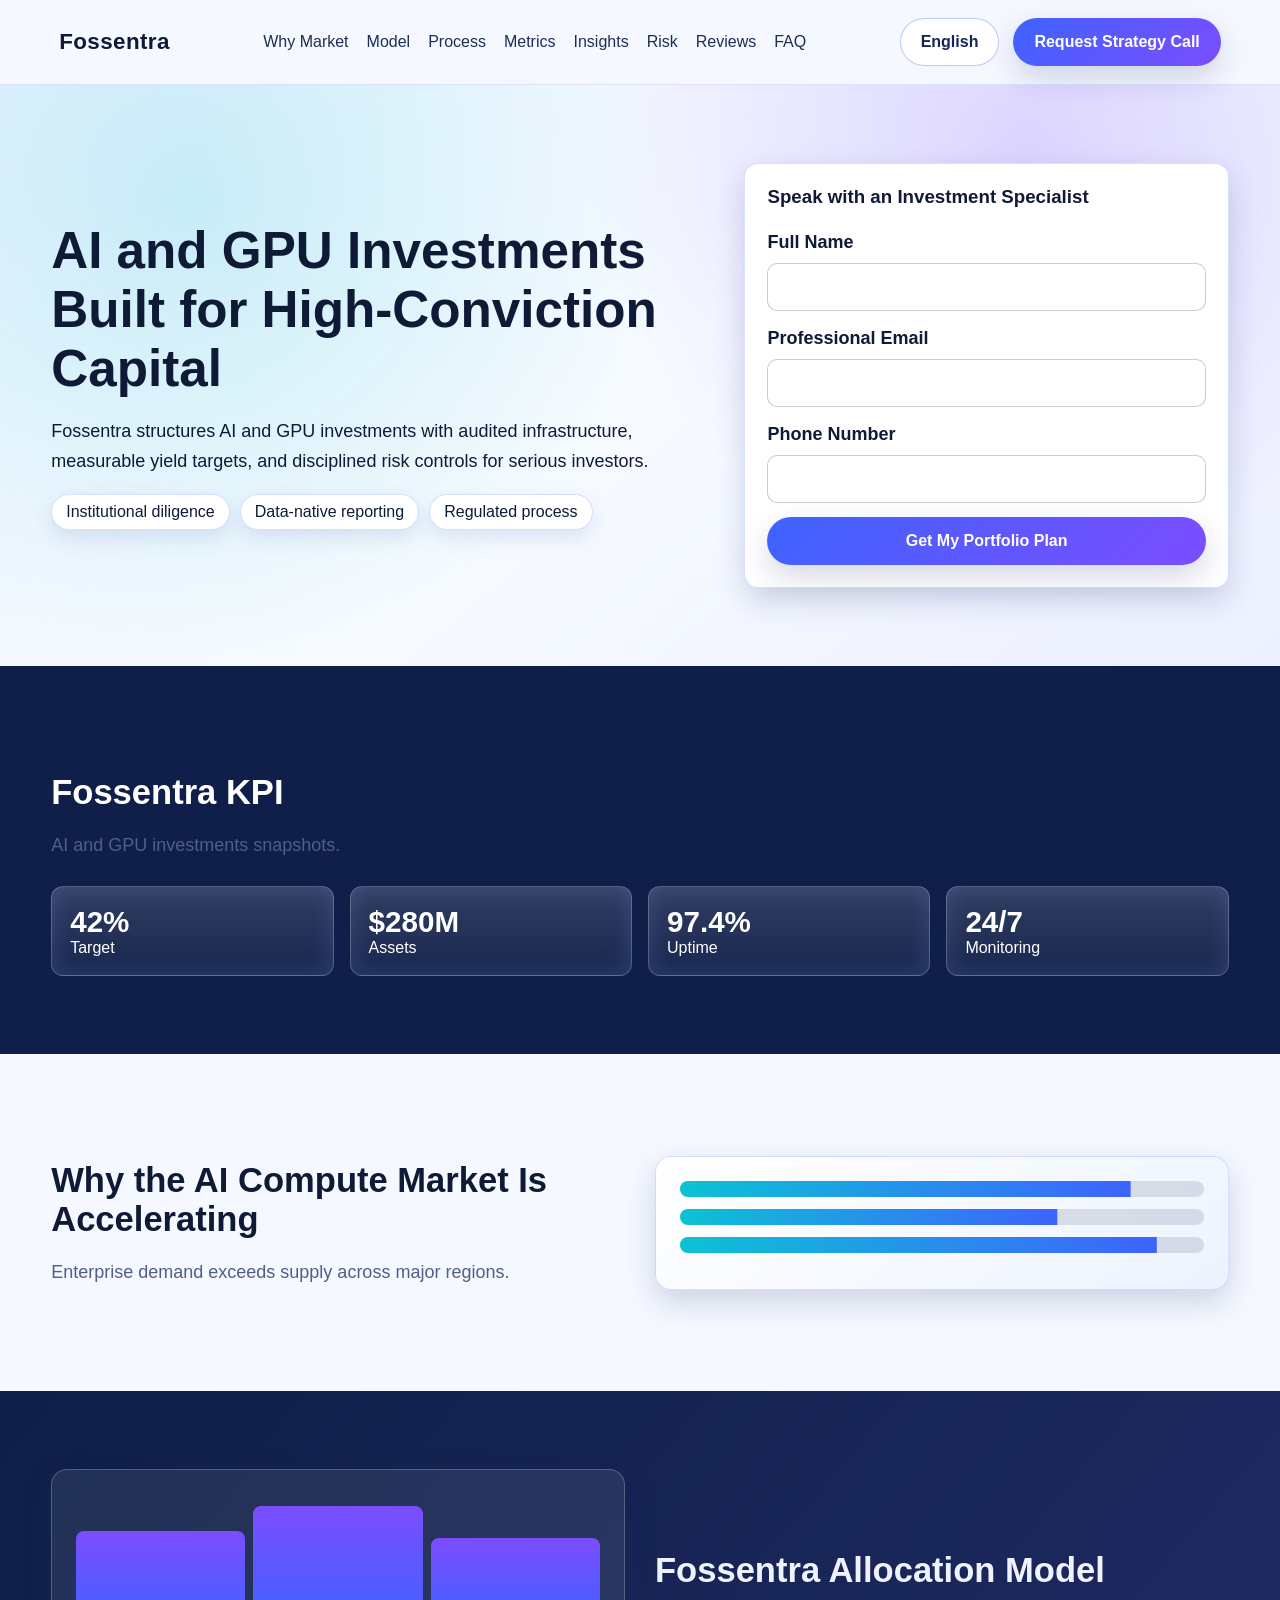
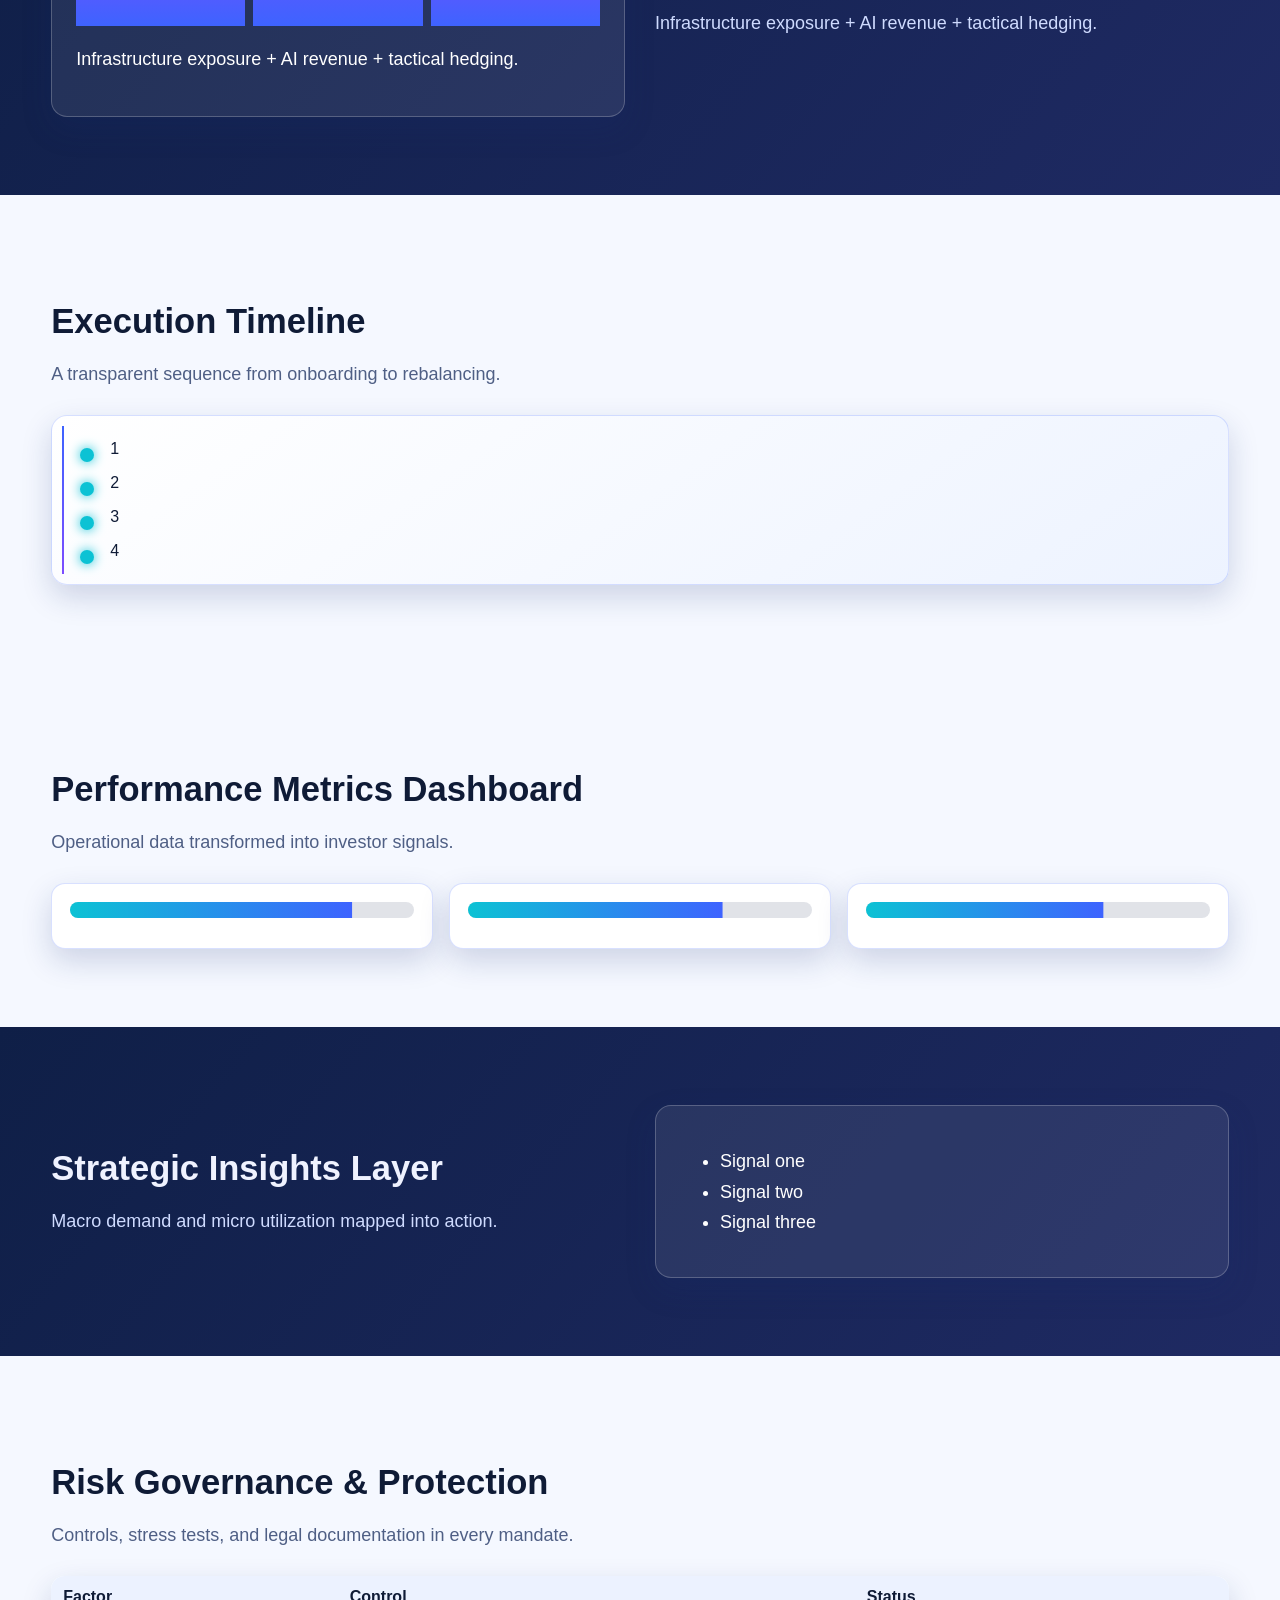
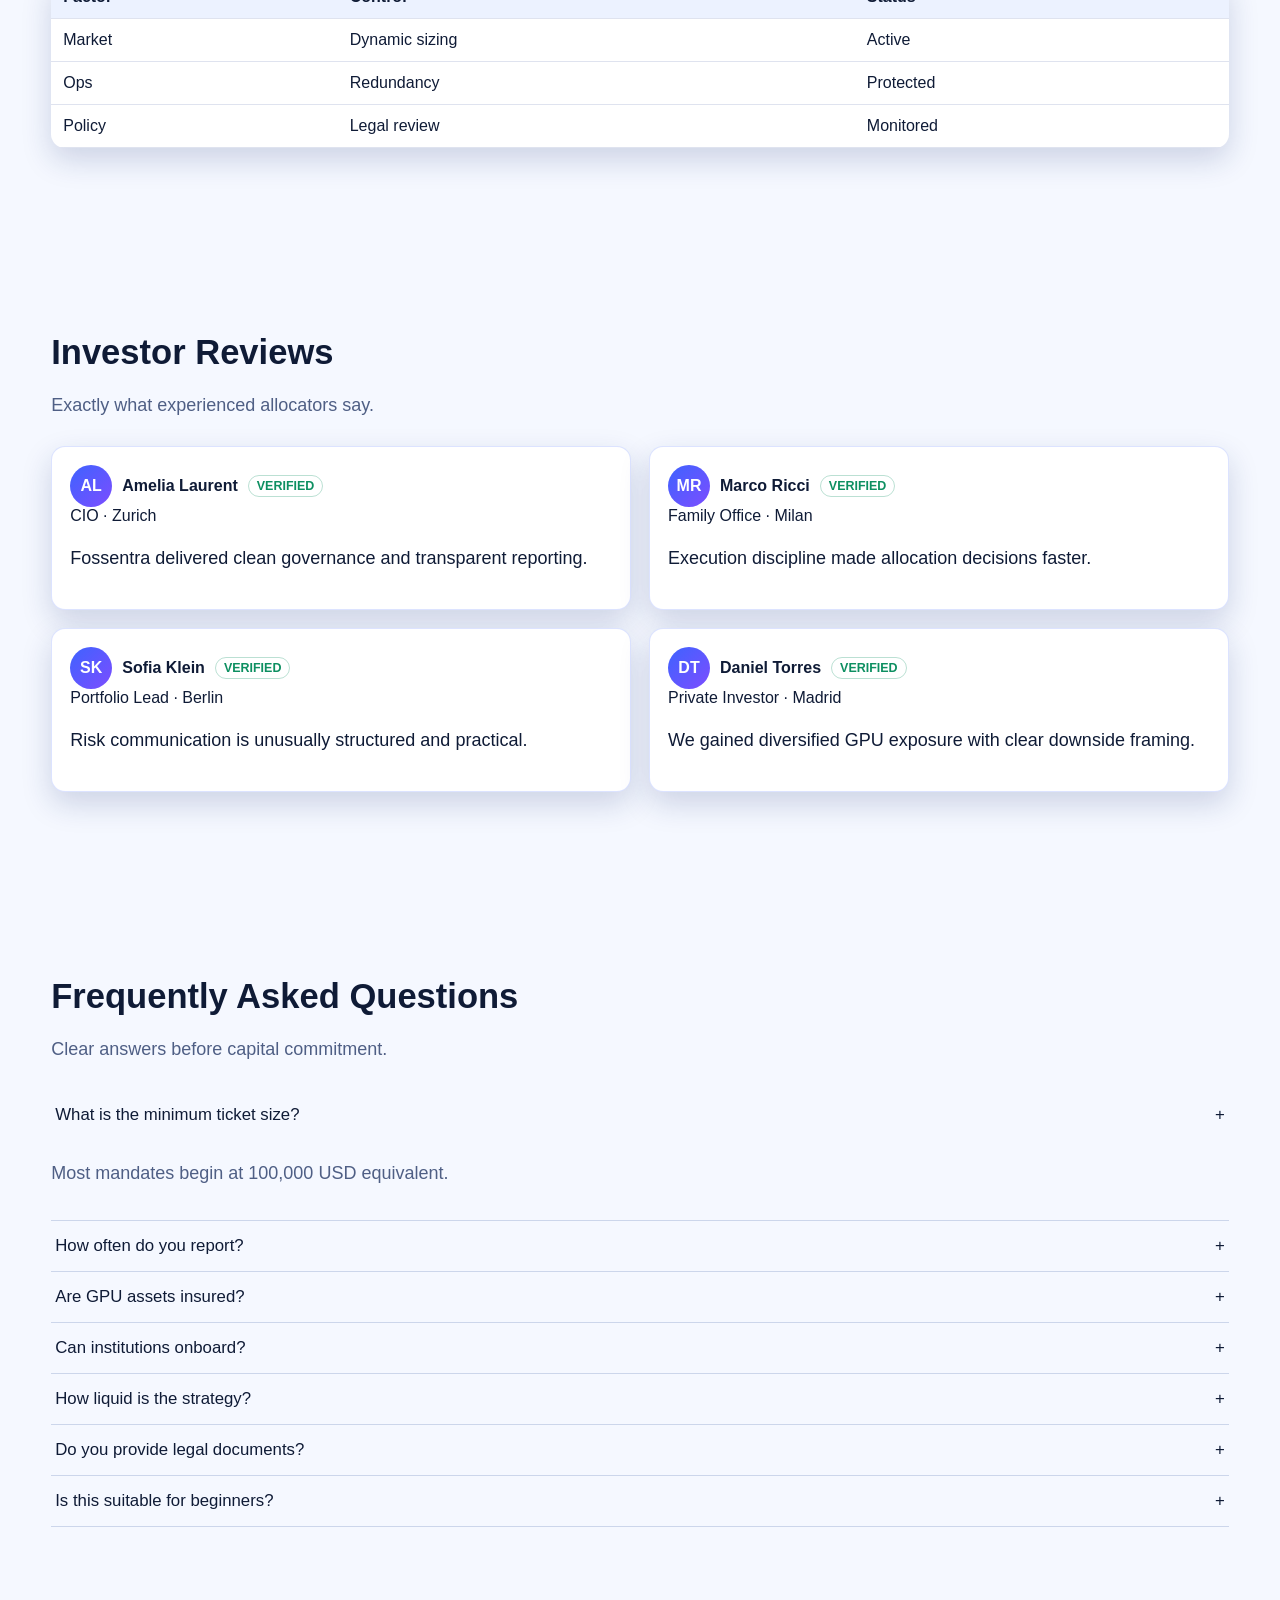
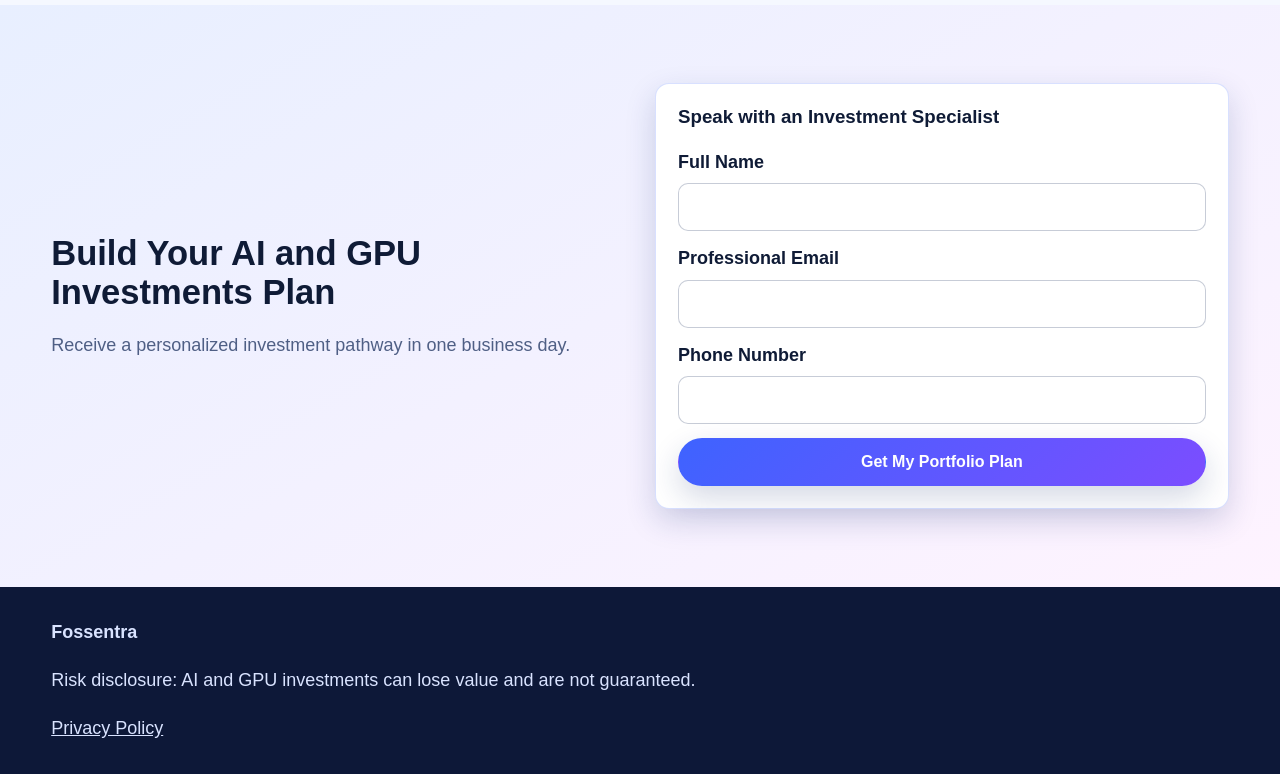
<file: index.html>
<!doctype html>
<html lang="en"><head><meta charset="utf-8"><meta name="viewport" content="width=device-width,initial-scale=1"><title>Fossentra | AI and GPU Investments for Institutional Growth</title><meta name="description" content="Premium AI and GPU investments by Fossentra with data-driven risk governance."><link rel="canonical" href="https://fossentra.com/index.html">
<link rel="alternate" hreflang="en" href="https://fossentra.com/index.html"><link rel="alternate" hreflang="de" href="https://fossentra.com/de/index.html"><link rel="alternate" hreflang="fr" href="https://fossentra.com/fr/index.html"><link rel="alternate" hreflang="es" href="https://fossentra.com/es/index.html"><link rel="alternate" hreflang="it" href="https://fossentra.com/it/index.html"><link rel="alternate" hreflang="x-default" href="https://fossentra.com/index.html"><meta property="og:title" content="Fossentra | AI and GPU Investments for Institutional Growth"><meta property="og:description" content="Premium AI and GPU investments by Fossentra with data-driven risk governance."><meta property="og:type" content="website"><meta property="og:url" content="https://fossentra.com/index.html"><meta name="twitter:card" content="summary_large_image"><meta name="twitter:title" content="Fossentra | AI and GPU Investments for Institutional Growth"><meta name="twitter:description" content="Premium AI and GPU investments by Fossentra with data-driven risk governance."><link rel="stylesheet" href="assets/style.css">
<script type="application/ld+json">{"@context":"https://schema.org","@type":"Organization","name":"Fossentra","url":"https://fossentra.com"}</script><script type="application/ld+json">{"@context":"https://schema.org","@type":"WebSite","name":"Fossentra","url":"https://fossentra.com"}</script><script type="application/ld+json">{"@context":"https://schema.org","@type":"FAQPage","mainEntity":[{"@type":"Question","name":"What is the minimum ticket size?","acceptedAnswer":{"@type":"Answer","text":"Most mandates begin at 100,000 USD equivalent."}},{"@type":"Question","name":"How often do you report?","acceptedAnswer":{"@type":"Answer","text":"Monthly reporting plus quarterly reviews."}},{"@type":"Question","name":"Are GPU assets insured?","acceptedAnswer":{"@type":"Answer","text":"Coverage depends on provider and jurisdiction."}},{"@type":"Question","name":"Can institutions onboard?","acceptedAnswer":{"@type":"Answer","text":"Yes, with enhanced due diligence."}},{"@type":"Question","name":"How liquid is the strategy?","acceptedAnswer":{"@type":"Answer","text":"Liquidity windows are defined before subscription."}},{"@type":"Question","name":"Do you provide legal documents?","acceptedAnswer":{"@type":"Answer","text":"Yes, full mandate and disclosure packs."}},{"@type":"Question","name":"Is this suitable for beginners?","acceptedAnswer":{"@type":"Answer","text":"This program is designed for informed investors."}}]}</script><script type="application/ld+json">{"@context":"https://schema.org","@graph":[{"@type":"Review","author":{"@type":"Person","name":"Amelia Laurent"},"reviewRating":{"@type":"Rating","ratingValue":"5"},"reviewBody":"Excellent governance"},{"@type":"Review","author":{"@type":"Person","name":"Marco Ricci"},"reviewRating":{"@type":"Rating","ratingValue":"5"},"reviewBody":"Strong execution"},{"@type":"Review","author":{"@type":"Person","name":"Sofia Klein"},"reviewRating":{"@type":"Rating","ratingValue":"5"},"reviewBody":"Clear risk data"},{"@type":"Review","author":{"@type":"Person","name":"Daniel Torres"},"reviewRating":{"@type":"Rating","ratingValue":"5"},"reviewBody":"Transparent strategy"}]}</script></head>
<body><div class="backdrop" data-backdrop></div><header class="site-header"><div class="container header-wrap"><a class="brand" href="index.html">Fossentra</a><nav class="nav-center"><a href="#why-market">Why Market</a><a href="#model">Model</a><a href="#process">Process</a><a href="#metrics">Metrics</a><a href="#insights">Insights</a><a href="#risk">Risk</a><a href="#reviews">Reviews</a><a href="#faq">FAQ</a></nav><div class="right-zone"><details class="lang-menu"><summary class="lang-toggle">English</summary><div class="lang-list"><a href="index.html" aria-current="page">English</a><a href="de/index.html" >Deutsch</a><a href="fr/index.html" >Français</a><a href="es/index.html" >Español</a><a href="it/index.html" >Italiano</a></div></details><a class="btn" href="#final-cta">Request Strategy Call</a><button class="mobile-toggle" data-drawer-open aria-label="Open menu">☰</button></div></div></header>
<aside class="mobile-drawer" data-drawer><button class="btn" data-drawer-close>×</button><a href="#why-market">Why Market</a><a href="#model">Model</a><a href="#process">Process</a><a href="#metrics">Metrics</a><a href="#insights">Insights</a><a href="#risk">Risk</a><a href="#reviews">Reviews</a><a href="#faq">FAQ</a><details class="lang-menu"><summary class="lang-toggle">English</summary><div class="lang-list"><a href="index.html" aria-current="page">English</a><a href="de/index.html" >Deutsch</a><a href="fr/index.html" >Français</a><a href="es/index.html" >Español</a><a href="it/index.html" >Italiano</a></div></details><a class="btn" href="#final-cta">Request Strategy Call</a></aside>
<main>
<section class="section hero"><div class="container hero-grid"><div><h1>AI and GPU Investments Built for High-Conviction Capital</h1><p>Fossentra structures AI and GPU investments with audited infrastructure, measurable yield targets, and disciplined risk controls for serious investors.</p><div class="badges"><span class="badge">Institutional diligence</span><span class="badge">Data-native reporting</span><span class="badge">Regulated process</span></div></div><form class="lead-form"><h3>Speak with an Investment Specialist</h3><label>Full Name</label><input required><label>Professional Email</label><input required type="email"><label>Phone Number</label><input required type="tel"><button class="btn" type="submit">Get My Portfolio Plan</button></form></div></section>
<section class="section kpi-strip"><div class="container"><h2>Fossentra KPI</h2><p class="section-intro">AI and GPU investments snapshots.</p><div class="kpi-grid"><div class="kpi-card reveal"><strong>42%</strong><span>Target</span></div><div class="kpi-card reveal"><strong>$280M</strong><span>Assets</span></div><div class="kpi-card reveal"><strong>97.4%</strong><span>Uptime</span></div><div class="kpi-card reveal"><strong>24/7</strong><span>Monitoring</span></div></div></div></section>
<section id="why-market" class="section"><div class="container two-col"><div><h2>Why the AI Compute Market Is Accelerating</h2><p class="section-intro">Enterprise demand exceeds supply across major regions.</p></div><div class="visual-box reveal"><div class="bar"><span style="--w:.86"></span></div><div class="bar"><span style="--w:.72"></span></div><div class="bar"><span style="--w:.91"></span></div></div></div></section>
<section id="model" class="section dark"><div class="container two-col"><div class="visual-box reveal"><div class="columns"><span style="--h:95px"></span><span style="--h:120px"></span><span style="--h:88px"></span></div><p>Infrastructure exposure + AI revenue + tactical hedging.</p></div><div><h2>Fossentra Allocation Model</h2><p class="section-intro">Infrastructure exposure + AI revenue + tactical hedging.</p></div></div></section>
<section id="process" class="section"><div class="container"><h2>Execution Timeline</h2><p class="section-intro">A transparent sequence from onboarding to rebalancing.</p><div class="timeline visual-box reveal"><div class="step">1</div><div class="step">2</div><div class="step">3</div><div class="step">4</div></div></div></section>
<section id="metrics" class="section"><div class="container"><h2>Performance Metrics Dashboard</h2><p class="section-intro">Operational data transformed into investor signals.</p><div class="metrics-grid"><div class="metric-panel reveal"><div class="bar"><span style="--w:.82"></span></div></div><div class="metric-panel reveal"><div class="bar"><span style="--w:.74"></span></div></div><div class="metric-panel reveal"><div class="bar"><span style="--w:.69"></span></div></div></div></div></section>
<section id="insights" class="section dark"><div class="container two-col"><div><h2>Strategic Insights Layer</h2><p class="section-intro">Macro demand and micro utilization mapped into action.</p></div><div class="visual-box reveal"><ul><li>Signal one</li><li>Signal two</li><li>Signal three</li></ul></div></div></section>
<section id="risk" class="section"><div class="container"><h2>Risk Governance & Protection</h2><p class="section-intro">Controls, stress tests, and legal documentation in every mandate.</p><table class="risk-table reveal"><tr><th>Factor</th><th>Control</th><th>Status</th></tr><tr><td>Market</td><td>Dynamic sizing</td><td>Active</td></tr><tr><td>Ops</td><td>Redundancy</td><td>Protected</td></tr><tr><td>Policy</td><td>Legal review</td><td>Monitored</td></tr></table></div></section>
<section id="reviews" class="section"><div class="container"><h2>Investor Reviews</h2><p class="section-intro">Exactly what experienced allocators say.</p><div class="reviews-grid"><article class="review reveal"><div class="review-head"><div class="avatar">AL</div><strong>Amelia Laurent</strong><span class="verified">VERIFIED</span></div><div>CIO · Zurich</div><p>Fossentra delivered clean governance and transparent reporting.</p></article><article class="review reveal"><div class="review-head"><div class="avatar">MR</div><strong>Marco Ricci</strong><span class="verified">VERIFIED</span></div><div>Family Office · Milan</div><p>Execution discipline made allocation decisions faster.</p></article><article class="review reveal"><div class="review-head"><div class="avatar">SK</div><strong>Sofia Klein</strong><span class="verified">VERIFIED</span></div><div>Portfolio Lead · Berlin</div><p>Risk communication is unusually structured and practical.</p></article><article class="review reveal"><div class="review-head"><div class="avatar">DT</div><strong>Daniel Torres</strong><span class="verified">VERIFIED</span></div><div>Private Investor · Madrid</div><p>We gained diversified GPU exposure with clear downside framing.</p></article></div></div></section>
<section id="faq" class="section"><div class="container"><h2>Frequently Asked Questions</h2><p class="section-intro">Clear answers before capital commitment.</p><div class="faq-item active"><button class="faq-btn">What is the minimum ticket size?<span>+</span></button><div class="faq-panel"><p>Most mandates begin at 100,000 USD equivalent.</p></div></div><div class="faq-item"><button class="faq-btn">How often do you report?<span>+</span></button><div class="faq-panel"><p>Monthly reporting plus quarterly reviews.</p></div></div><div class="faq-item"><button class="faq-btn">Are GPU assets insured?<span>+</span></button><div class="faq-panel"><p>Coverage depends on provider and jurisdiction.</p></div></div><div class="faq-item"><button class="faq-btn">Can institutions onboard?<span>+</span></button><div class="faq-panel"><p>Yes, with enhanced due diligence.</p></div></div><div class="faq-item"><button class="faq-btn">How liquid is the strategy?<span>+</span></button><div class="faq-panel"><p>Liquidity windows are defined before subscription.</p></div></div><div class="faq-item"><button class="faq-btn">Do you provide legal documents?<span>+</span></button><div class="faq-panel"><p>Yes, full mandate and disclosure packs.</p></div></div><div class="faq-item"><button class="faq-btn">Is this suitable for beginners?<span>+</span></button><div class="faq-panel"><p>This program is designed for informed investors.</p></div></div></div></section>
<section id="final-cta" class="section cta-final"><div class="container two-col"><div><h2>Build Your AI and GPU Investments Plan</h2><p class="section-intro">Receive a personalized investment pathway in one business day.</p></div><form class="lead-form"><h3>Speak with an Investment Specialist</h3><label>Full Name</label><input required><label>Professional Email</label><input required type="email"><label>Phone Number</label><input required type="tel"><button class="btn" type="submit">Get My Portfolio Plan</button></form></div></section>
</main><footer class="site-footer"><div class="container"><strong>Fossentra</strong><p>Risk disclosure: AI and GPU investments can lose value and are not guaranteed.</p><a href="#" data-open-privacy>Privacy Policy</a></div></footer>
<div class="modal-overlay" data-modal-overlay><div class="modal" data-modal><div class="modal-header"><h3>Privacy Policy</h3><button class="icon-close" data-close-privacy aria-label="Close">×</button></div><div class="modal-body"><h4>Introduction</h4><p>Fossentra structures AI and GPU investments with audited infrastructure, measurable yield targets, and disciplined risk controls for serious investors.</p><h4>Data collection</h4><p>Name, professional email, phone number, device and interaction data.</p><h4>Legal basis</h4><p>Consent, legitimate interest, and compliance duties.</p><h4>Cookies</h4><p>Essential analytics and preference cookies only.</p><h4>Retention period</h4><p>Stored only as long as required for advisory and compliance.</p><h4>Third-party sharing</h4><p>Shared with regulated providers under contractual safeguards.</p><h4>Security</h4><p>Encryption, access controls, and continuous monitoring.</p><h4>User rights</h4><p>Access, correction, deletion, portability, and objection rights.</p><h4>International transfers</h4><p>Handled through contractual clauses and local standards.</p><h4>Industry risk disclosure</h4><p>Risk disclosure: AI and GPU investments can lose value and are not guaranteed.</p><h4>Contact</h4><p>privacy@fossentra.com</p></div><div class="modal-footer"><button class="text-close" data-close-privacy>Close</button></div></div></div>
<script defer src="assets/app.js"></script></body></html>
</file>
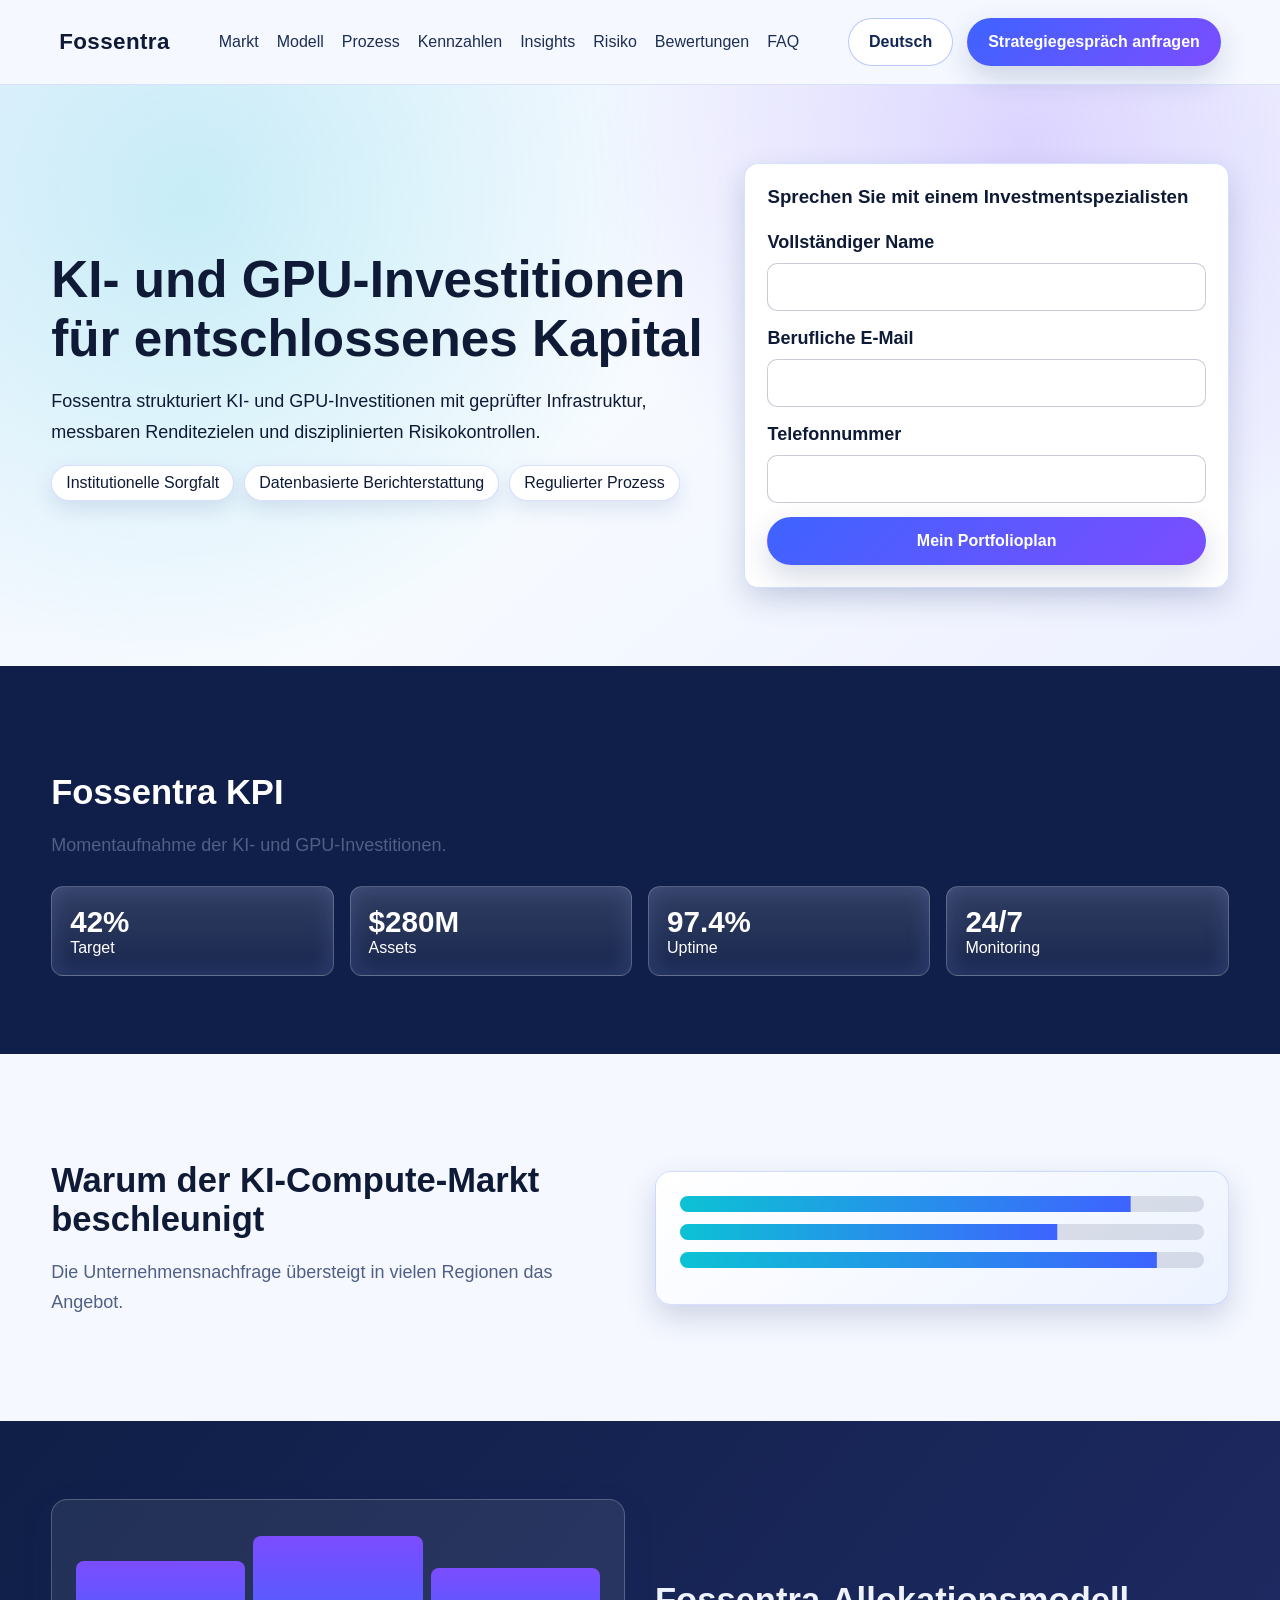
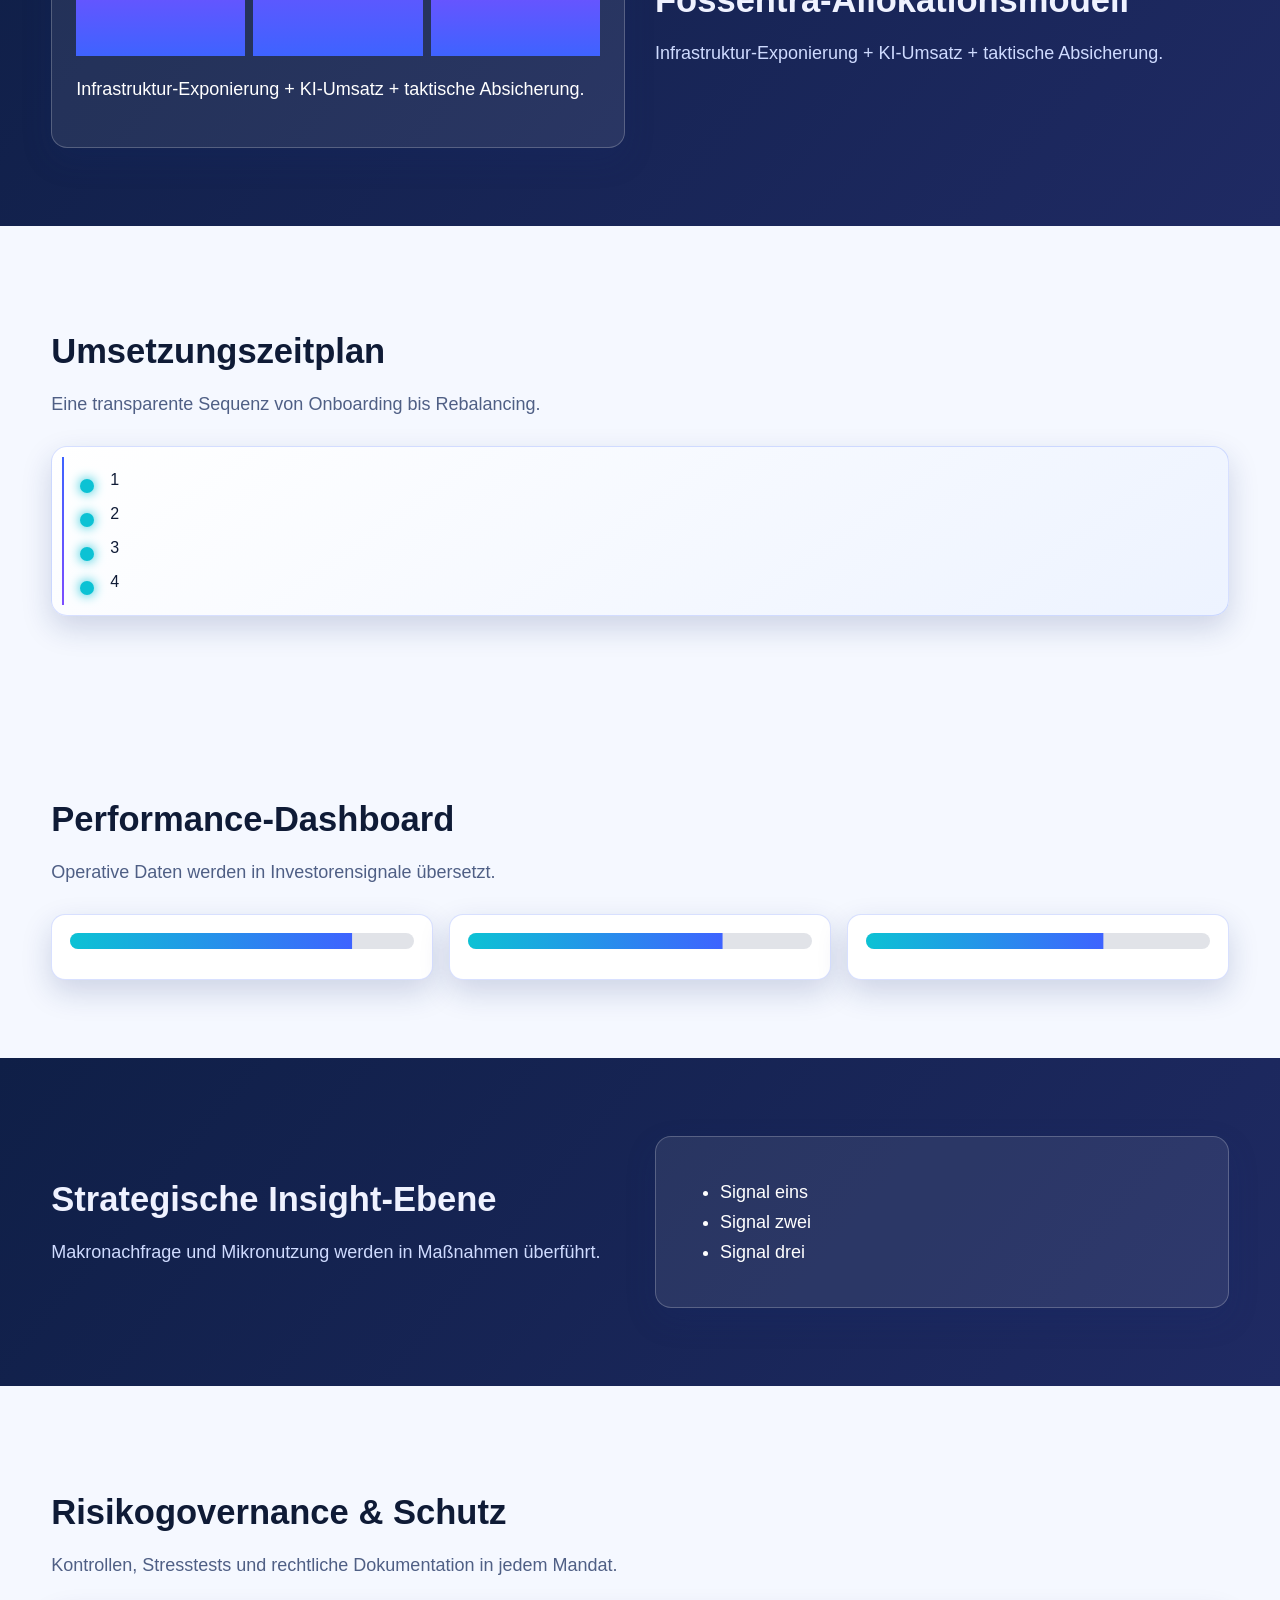
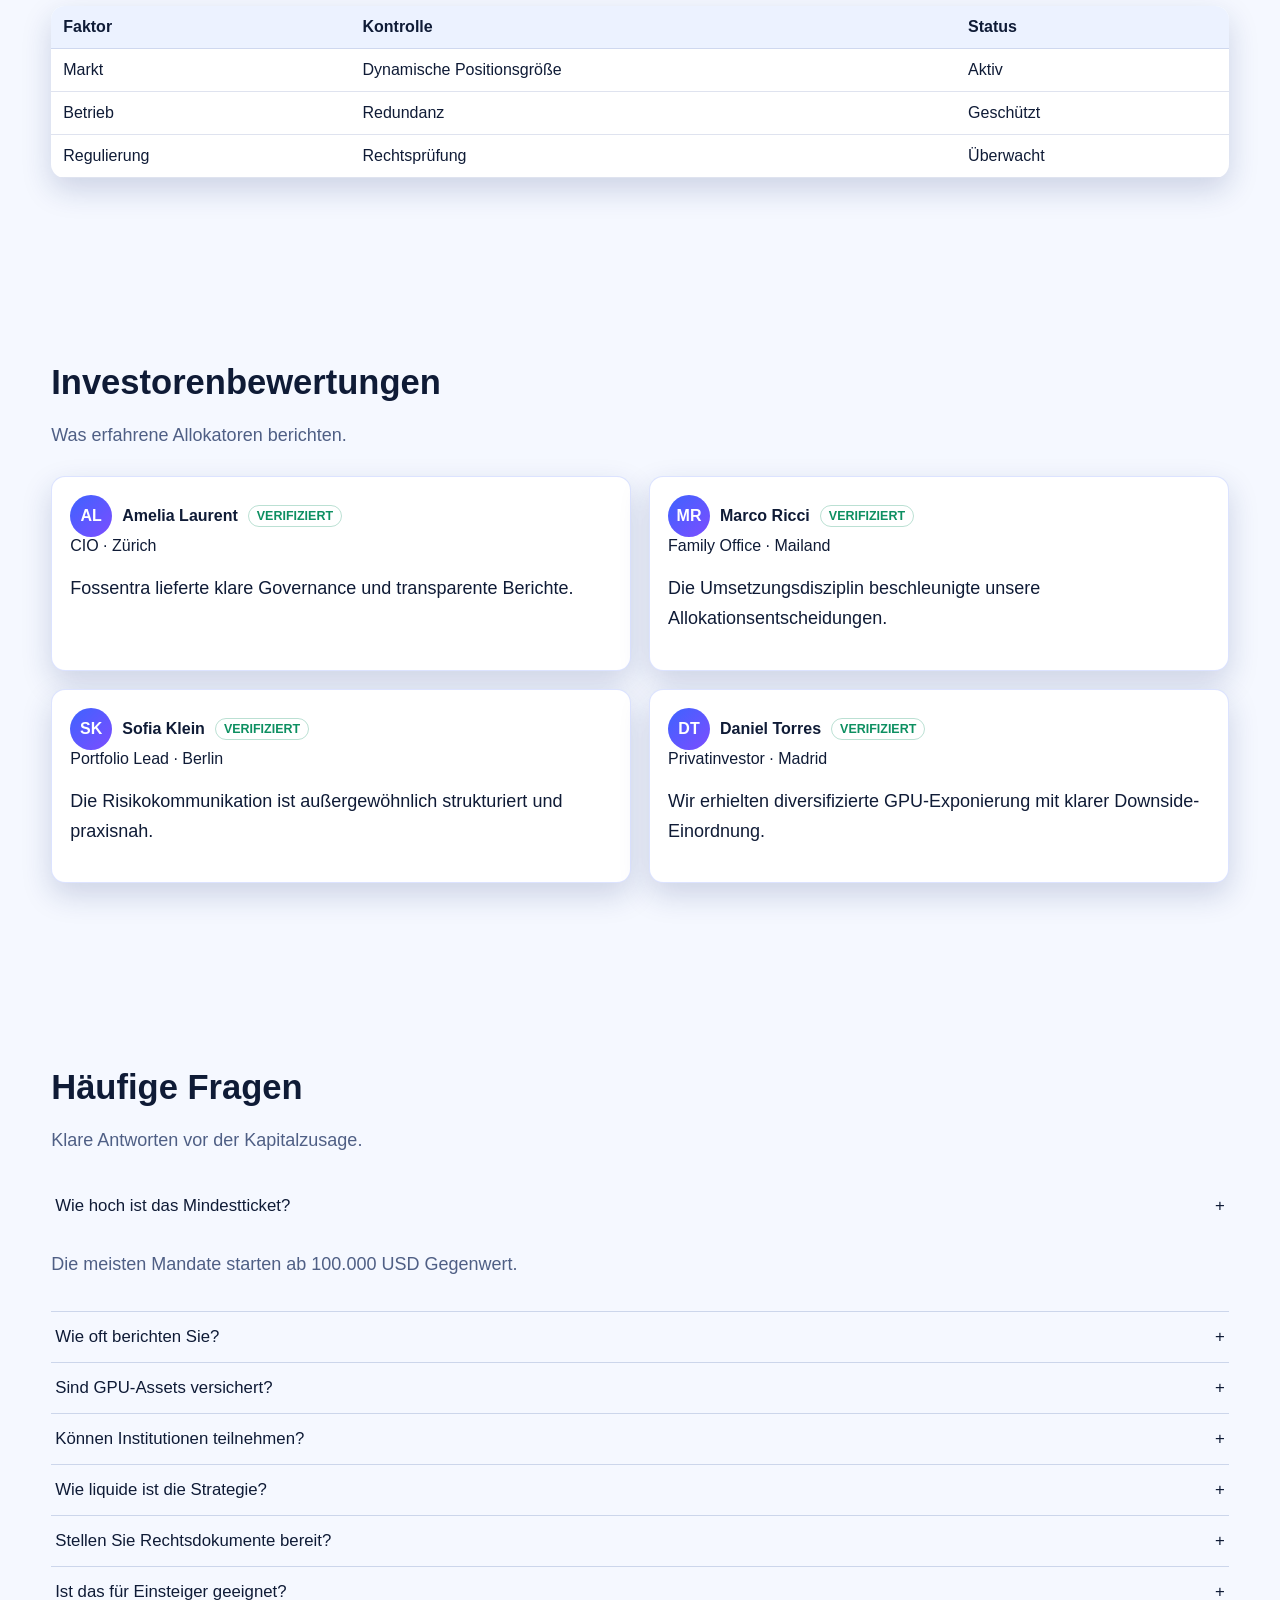
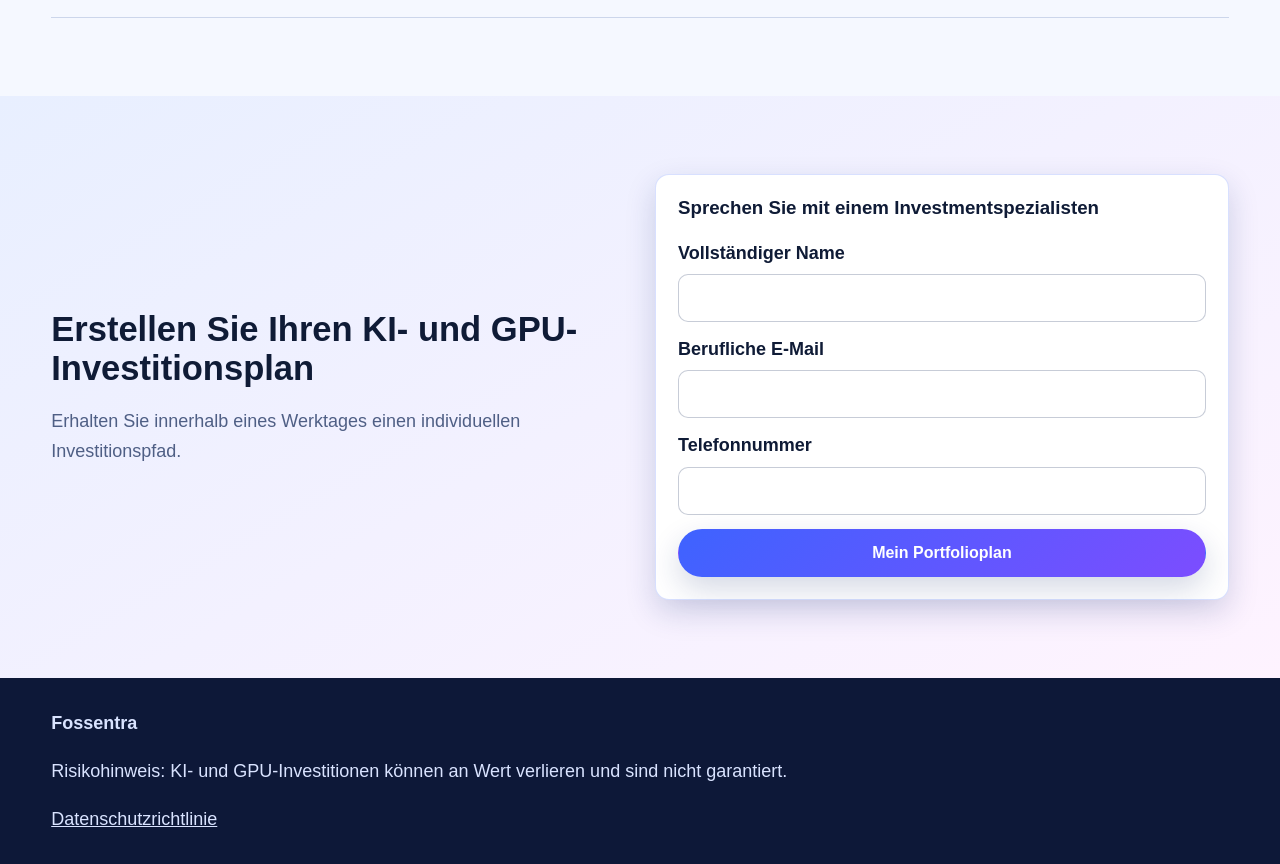
<file: de/index.html>
<!doctype html>
<html lang="de"><head><meta charset="utf-8"><meta name="viewport" content="width=device-width,initial-scale=1"><title>Fossentra | KI- und GPU-Investitionen für institutionelles Wachstum</title><meta name="description" content="Premium KI- und GPU-Investitionen von Fossentra mit datenbasierter Risikosteuerung."><link rel="canonical" href="https://fossentra.com/de/index.html">
<link rel="alternate" hreflang="en" href="https://fossentra.com/index.html"><link rel="alternate" hreflang="de" href="https://fossentra.com/de/index.html"><link rel="alternate" hreflang="fr" href="https://fossentra.com/fr/index.html"><link rel="alternate" hreflang="es" href="https://fossentra.com/es/index.html"><link rel="alternate" hreflang="it" href="https://fossentra.com/it/index.html"><link rel="alternate" hreflang="x-default" href="https://fossentra.com/index.html"><meta property="og:title" content="Fossentra | KI- und GPU-Investitionen für institutionelles Wachstum"><meta property="og:description" content="Premium KI- und GPU-Investitionen von Fossentra mit datenbasierter Risikosteuerung."><meta property="og:type" content="website"><meta property="og:url" content="https://fossentra.com/de/index.html"><meta name="twitter:card" content="summary_large_image"><meta name="twitter:title" content="Fossentra | KI- und GPU-Investitionen für institutionelles Wachstum"><meta name="twitter:description" content="Premium KI- und GPU-Investitionen von Fossentra mit datenbasierter Risikosteuerung."><link rel="stylesheet" href="../assets/style.css">
<script type="application/ld+json">{"@context":"https://schema.org","@type":"Organization","name":"Fossentra","url":"https://fossentra.com"}</script><script type="application/ld+json">{"@context":"https://schema.org","@type":"WebSite","name":"Fossentra","url":"https://fossentra.com"}</script><script type="application/ld+json">{"@context":"https://schema.org","@type":"FAQPage","mainEntity":[{"@type":"Question","name":"Wie hoch ist das Mindestticket?","acceptedAnswer":{"@type":"Answer","text":"Die meisten Mandate starten ab 100.000 USD Gegenwert."}},{"@type":"Question","name":"Wie oft berichten Sie?","acceptedAnswer":{"@type":"Answer","text":"Monatliche Berichte plus quartalsweise Reviews."}},{"@type":"Question","name":"Sind GPU-Assets versichert?","acceptedAnswer":{"@type":"Answer","text":"Die Absicherung hängt von Anbieter und Jurisdiktion ab."}},{"@type":"Question","name":"Können Institutionen teilnehmen?","acceptedAnswer":{"@type":"Answer","text":"Ja, mit erweiterter Due Diligence."}},{"@type":"Question","name":"Wie liquide ist die Strategie?","acceptedAnswer":{"@type":"Answer","text":"Liquiditätsfenster werden vor Zeichnung definiert."}},{"@type":"Question","name":"Stellen Sie Rechtsdokumente bereit?","acceptedAnswer":{"@type":"Answer","text":"Ja, inklusive Mandat und Offenlegungen."}},{"@type":"Question","name":"Ist das für Einsteiger geeignet?","acceptedAnswer":{"@type":"Answer","text":"Das Programm richtet sich an informierte Anleger."}}]}</script><script type="application/ld+json">{"@context":"https://schema.org","@graph":[{"@type":"Review","author":{"@type":"Person","name":"Amelia Laurent"},"reviewRating":{"@type":"Rating","ratingValue":"5"},"reviewBody":"Excellent governance"},{"@type":"Review","author":{"@type":"Person","name":"Marco Ricci"},"reviewRating":{"@type":"Rating","ratingValue":"5"},"reviewBody":"Strong execution"},{"@type":"Review","author":{"@type":"Person","name":"Sofia Klein"},"reviewRating":{"@type":"Rating","ratingValue":"5"},"reviewBody":"Clear risk data"},{"@type":"Review","author":{"@type":"Person","name":"Daniel Torres"},"reviewRating":{"@type":"Rating","ratingValue":"5"},"reviewBody":"Transparent strategy"}]}</script></head>
<body><div class="backdrop" data-backdrop></div><header class="site-header"><div class="container header-wrap"><a class="brand" href="../index.html">Fossentra</a><nav class="nav-center"><a href="#why-market">Markt</a><a href="#model">Modell</a><a href="#process">Prozess</a><a href="#metrics">Kennzahlen</a><a href="#insights">Insights</a><a href="#risk">Risiko</a><a href="#reviews">Bewertungen</a><a href="#faq">FAQ</a></nav><div class="right-zone"><details class="lang-menu"><summary class="lang-toggle">Deutsch</summary><div class="lang-list"><a href="../index.html" >English</a><a href="../de/index.html" aria-current="page">Deutsch</a><a href="../fr/index.html" >Français</a><a href="../es/index.html" >Español</a><a href="../it/index.html" >Italiano</a></div></details><a class="btn" href="#final-cta">Strategiegespräch anfragen</a><button class="mobile-toggle" data-drawer-open aria-label="Menü öffnen">☰</button></div></div></header>
<aside class="mobile-drawer" data-drawer><button class="btn" data-drawer-close>×</button><a href="#why-market">Markt</a><a href="#model">Modell</a><a href="#process">Prozess</a><a href="#metrics">Kennzahlen</a><a href="#insights">Insights</a><a href="#risk">Risiko</a><a href="#reviews">Bewertungen</a><a href="#faq">FAQ</a><details class="lang-menu"><summary class="lang-toggle">Deutsch</summary><div class="lang-list"><a href="../index.html" >English</a><a href="../de/index.html" aria-current="page">Deutsch</a><a href="../fr/index.html" >Français</a><a href="../es/index.html" >Español</a><a href="../it/index.html" >Italiano</a></div></details><a class="btn" href="#final-cta">Strategiegespräch anfragen</a></aside>
<main>
<section class="section hero"><div class="container hero-grid"><div><h1>KI- und GPU-Investitionen für entschlossenes Kapital</h1><p>Fossentra strukturiert KI- und GPU-Investitionen mit geprüfter Infrastruktur, messbaren Renditezielen und disziplinierten Risikokontrollen.</p><div class="badges"><span class="badge">Institutionelle Sorgfalt</span><span class="badge">Datenbasierte Berichterstattung</span><span class="badge">Regulierter Prozess</span></div></div><form class="lead-form"><h3>Sprechen Sie mit einem Investmentspezialisten</h3><label>Vollständiger Name</label><input required><label>Berufliche E-Mail</label><input required type="email"><label>Telefonnummer</label><input required type="tel"><button class="btn" type="submit">Mein Portfolioplan</button></form></div></section>
<section class="section kpi-strip"><div class="container"><h2>Fossentra KPI</h2><p class="section-intro">Momentaufnahme der KI- und GPU-Investitionen.</p><div class="kpi-grid"><div class="kpi-card reveal"><strong>42%</strong><span>Target</span></div><div class="kpi-card reveal"><strong>$280M</strong><span>Assets</span></div><div class="kpi-card reveal"><strong>97.4%</strong><span>Uptime</span></div><div class="kpi-card reveal"><strong>24/7</strong><span>Monitoring</span></div></div></div></section>
<section id="why-market" class="section"><div class="container two-col"><div><h2>Warum der KI-Compute-Markt beschleunigt</h2><p class="section-intro">Die Unternehmensnachfrage übersteigt in vielen Regionen das Angebot.</p></div><div class="visual-box reveal"><div class="bar"><span style="--w:.86"></span></div><div class="bar"><span style="--w:.72"></span></div><div class="bar"><span style="--w:.91"></span></div></div></div></section>
<section id="model" class="section dark"><div class="container two-col"><div class="visual-box reveal"><div class="columns"><span style="--h:95px"></span><span style="--h:120px"></span><span style="--h:88px"></span></div><p>Infrastruktur-Exponierung + KI-Umsatz + taktische Absicherung.</p></div><div><h2>Fossentra-Allokationsmodell</h2><p class="section-intro">Infrastruktur-Exponierung + KI-Umsatz + taktische Absicherung.</p></div></div></section>
<section id="process" class="section"><div class="container"><h2>Umsetzungszeitplan</h2><p class="section-intro">Eine transparente Sequenz von Onboarding bis Rebalancing.</p><div class="timeline visual-box reveal"><div class="step">1</div><div class="step">2</div><div class="step">3</div><div class="step">4</div></div></div></section>
<section id="metrics" class="section"><div class="container"><h2>Performance-Dashboard</h2><p class="section-intro">Operative Daten werden in Investorensignale übersetzt.</p><div class="metrics-grid"><div class="metric-panel reveal"><div class="bar"><span style="--w:.82"></span></div></div><div class="metric-panel reveal"><div class="bar"><span style="--w:.74"></span></div></div><div class="metric-panel reveal"><div class="bar"><span style="--w:.69"></span></div></div></div></div></section>
<section id="insights" class="section dark"><div class="container two-col"><div><h2>Strategische Insight-Ebene</h2><p class="section-intro">Makronachfrage und Mikronutzung werden in Maßnahmen überführt.</p></div><div class="visual-box reveal"><ul><li>Signal eins</li><li>Signal zwei</li><li>Signal drei</li></ul></div></div></section>
<section id="risk" class="section"><div class="container"><h2>Risikogovernance & Schutz</h2><p class="section-intro">Kontrollen, Stresstests und rechtliche Dokumentation in jedem Mandat.</p><table class="risk-table reveal"><tr><th>Faktor</th><th>Kontrolle</th><th>Status</th></tr><tr><td>Markt</td><td>Dynamische Positionsgröße</td><td>Aktiv</td></tr><tr><td>Betrieb</td><td>Redundanz</td><td>Geschützt</td></tr><tr><td>Regulierung</td><td>Rechtsprüfung</td><td>Überwacht</td></tr></table></div></section>
<section id="reviews" class="section"><div class="container"><h2>Investorenbewertungen</h2><p class="section-intro">Was erfahrene Allokatoren berichten.</p><div class="reviews-grid"><article class="review reveal"><div class="review-head"><div class="avatar">AL</div><strong>Amelia Laurent</strong><span class="verified">VERIFIZIERT</span></div><div>CIO · Zürich</div><p>Fossentra lieferte klare Governance und transparente Berichte.</p></article><article class="review reveal"><div class="review-head"><div class="avatar">MR</div><strong>Marco Ricci</strong><span class="verified">VERIFIZIERT</span></div><div>Family Office · Mailand</div><p>Die Umsetzungsdisziplin beschleunigte unsere Allokationsentscheidungen.</p></article><article class="review reveal"><div class="review-head"><div class="avatar">SK</div><strong>Sofia Klein</strong><span class="verified">VERIFIZIERT</span></div><div>Portfolio Lead · Berlin</div><p>Die Risikokommunikation ist außergewöhnlich strukturiert und praxisnah.</p></article><article class="review reveal"><div class="review-head"><div class="avatar">DT</div><strong>Daniel Torres</strong><span class="verified">VERIFIZIERT</span></div><div>Privatinvestor · Madrid</div><p>Wir erhielten diversifizierte GPU-Exponierung mit klarer Downside-Einordnung.</p></article></div></div></section>
<section id="faq" class="section"><div class="container"><h2>Häufige Fragen</h2><p class="section-intro">Klare Antworten vor der Kapitalzusage.</p><div class="faq-item active"><button class="faq-btn">Wie hoch ist das Mindestticket?<span>+</span></button><div class="faq-panel"><p>Die meisten Mandate starten ab 100.000 USD Gegenwert.</p></div></div><div class="faq-item"><button class="faq-btn">Wie oft berichten Sie?<span>+</span></button><div class="faq-panel"><p>Monatliche Berichte plus quartalsweise Reviews.</p></div></div><div class="faq-item"><button class="faq-btn">Sind GPU-Assets versichert?<span>+</span></button><div class="faq-panel"><p>Die Absicherung hängt von Anbieter und Jurisdiktion ab.</p></div></div><div class="faq-item"><button class="faq-btn">Können Institutionen teilnehmen?<span>+</span></button><div class="faq-panel"><p>Ja, mit erweiterter Due Diligence.</p></div></div><div class="faq-item"><button class="faq-btn">Wie liquide ist die Strategie?<span>+</span></button><div class="faq-panel"><p>Liquiditätsfenster werden vor Zeichnung definiert.</p></div></div><div class="faq-item"><button class="faq-btn">Stellen Sie Rechtsdokumente bereit?<span>+</span></button><div class="faq-panel"><p>Ja, inklusive Mandat und Offenlegungen.</p></div></div><div class="faq-item"><button class="faq-btn">Ist das für Einsteiger geeignet?<span>+</span></button><div class="faq-panel"><p>Das Programm richtet sich an informierte Anleger.</p></div></div></div></section>
<section id="final-cta" class="section cta-final"><div class="container two-col"><div><h2>Erstellen Sie Ihren KI- und GPU-Investitionsplan</h2><p class="section-intro">Erhalten Sie innerhalb eines Werktages einen individuellen Investitionspfad.</p></div><form class="lead-form"><h3>Sprechen Sie mit einem Investmentspezialisten</h3><label>Vollständiger Name</label><input required><label>Berufliche E-Mail</label><input required type="email"><label>Telefonnummer</label><input required type="tel"><button class="btn" type="submit">Mein Portfolioplan</button></form></div></section>
</main><footer class="site-footer"><div class="container"><strong>Fossentra</strong><p>Risikohinweis: KI- und GPU-Investitionen können an Wert verlieren und sind nicht garantiert.</p><a href="#" data-open-privacy>Datenschutzrichtlinie</a></div></footer>
<div class="modal-overlay" data-modal-overlay><div class="modal" data-modal><div class="modal-header"><h3>Datenschutzrichtlinie</h3><button class="icon-close" data-close-privacy aria-label="Schließen">×</button></div><div class="modal-body"><h4>Einleitung</h4><p>Fossentra strukturiert KI- und GPU-Investitionen mit geprüfter Infrastruktur, messbaren Renditezielen und disziplinierten Risikokontrollen.</p><h4>Datenerhebung</h4><p>Name, berufliche E-Mail, Telefonnummer, Gerätedaten und Interaktionsdaten.</p><h4>Rechtsgrundlage</h4><p>Einwilligung, berechtigtes Interesse und Compliance-Pflichten.</p><h4>Cookies</h4><p>Nur essenzielle Analyse- und Präferenz-Cookies.</p><h4>Speicherdauer</h4><p>Nur so lange gespeichert, wie Beratung und Compliance es erfordern.</p><h4>Weitergabe an Dritte</h4><p>Weitergabe an regulierte Anbieter unter vertraglichen Schutzmaßnahmen.</p><h4>Sicherheit</h4><p>Verschlüsselung, Zugriffskontrollen und kontinuierliches Monitoring.</p><h4>Betroffenenrechte</h4><p>Rechte auf Auskunft, Berichtigung, Löschung, Portabilität und Widerspruch.</p><h4>Internationale Übermittlungen</h4><p>Abwicklung über Vertragsklauseln und lokale Standards.</p><h4>Risikohinweis der Branche</h4><p>Risikohinweis: KI- und GPU-Investitionen können an Wert verlieren und sind nicht garantiert.</p><h4>Kontakt</h4><p>privacy@fossentra.com</p></div><div class="modal-footer"><button class="text-close" data-close-privacy>Schließen</button></div></div></div>
<script defer src="../assets/app.js"></script></body></html>
</file>
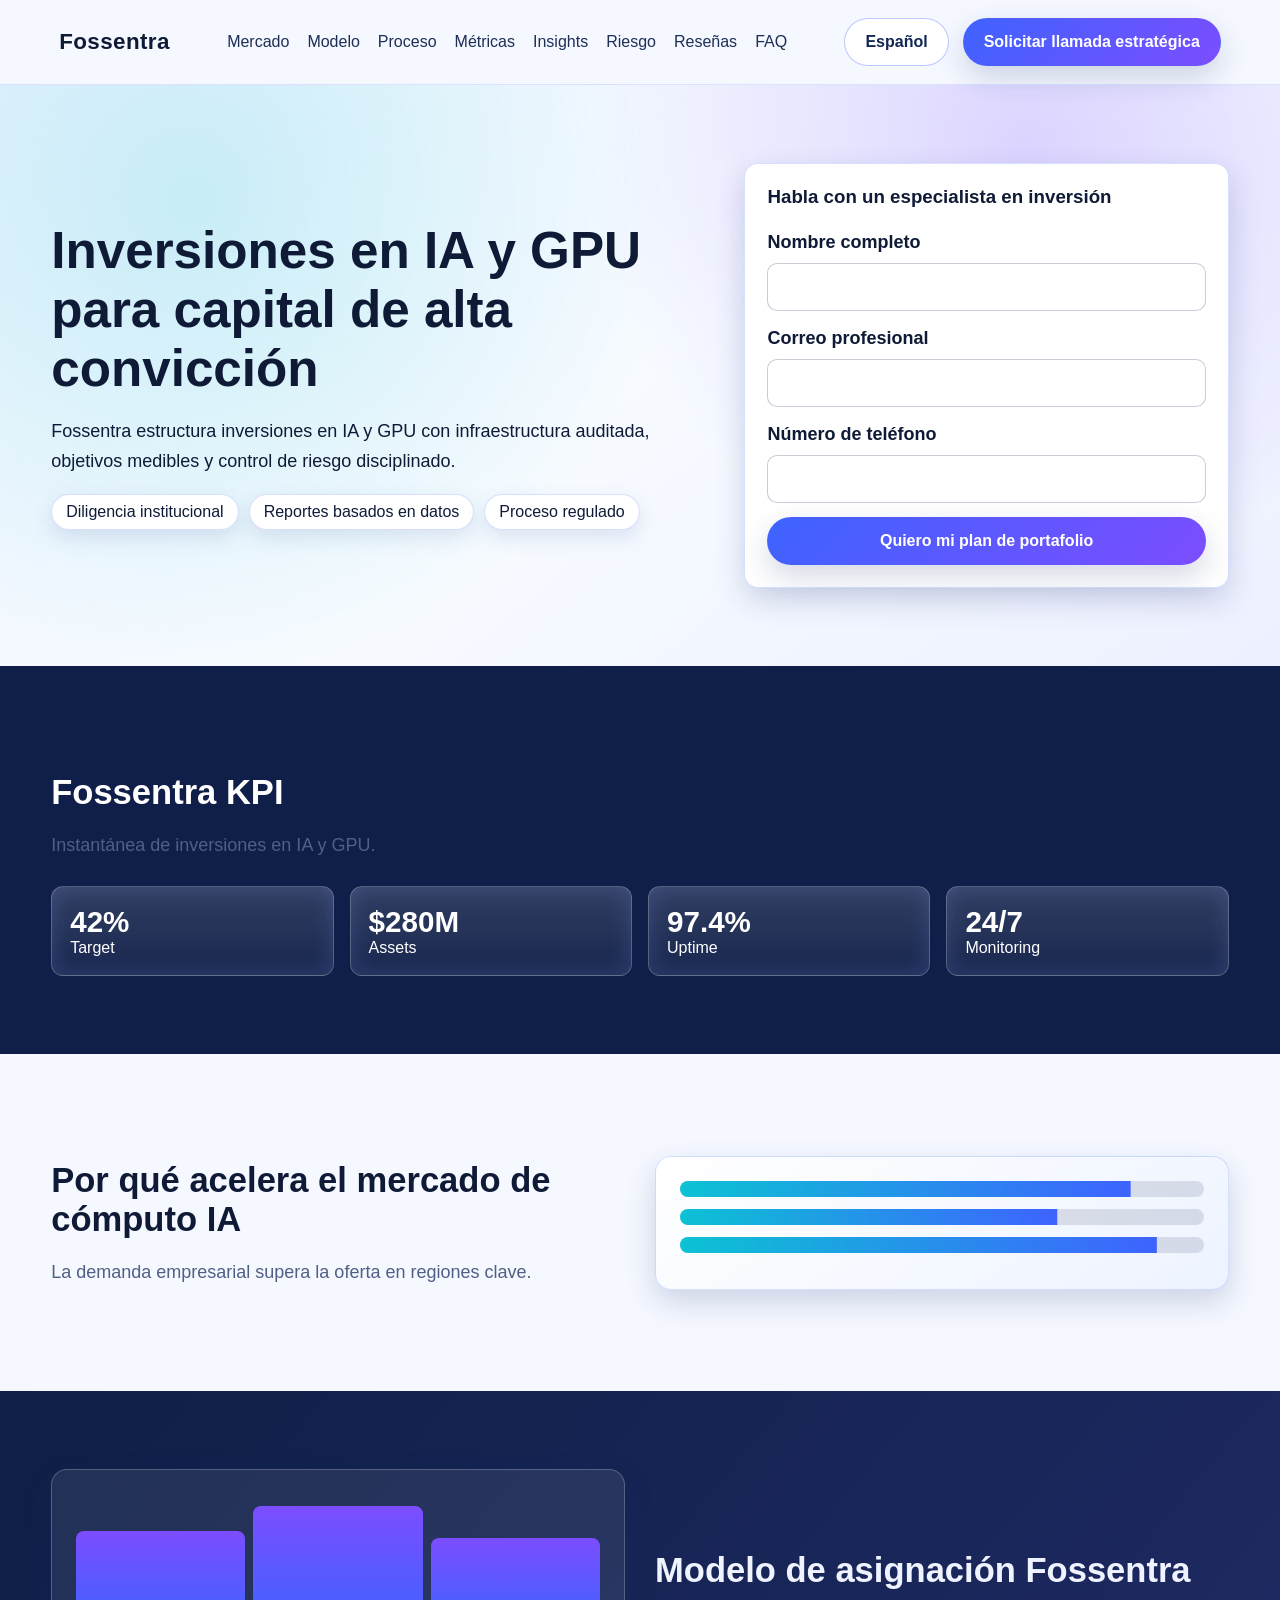
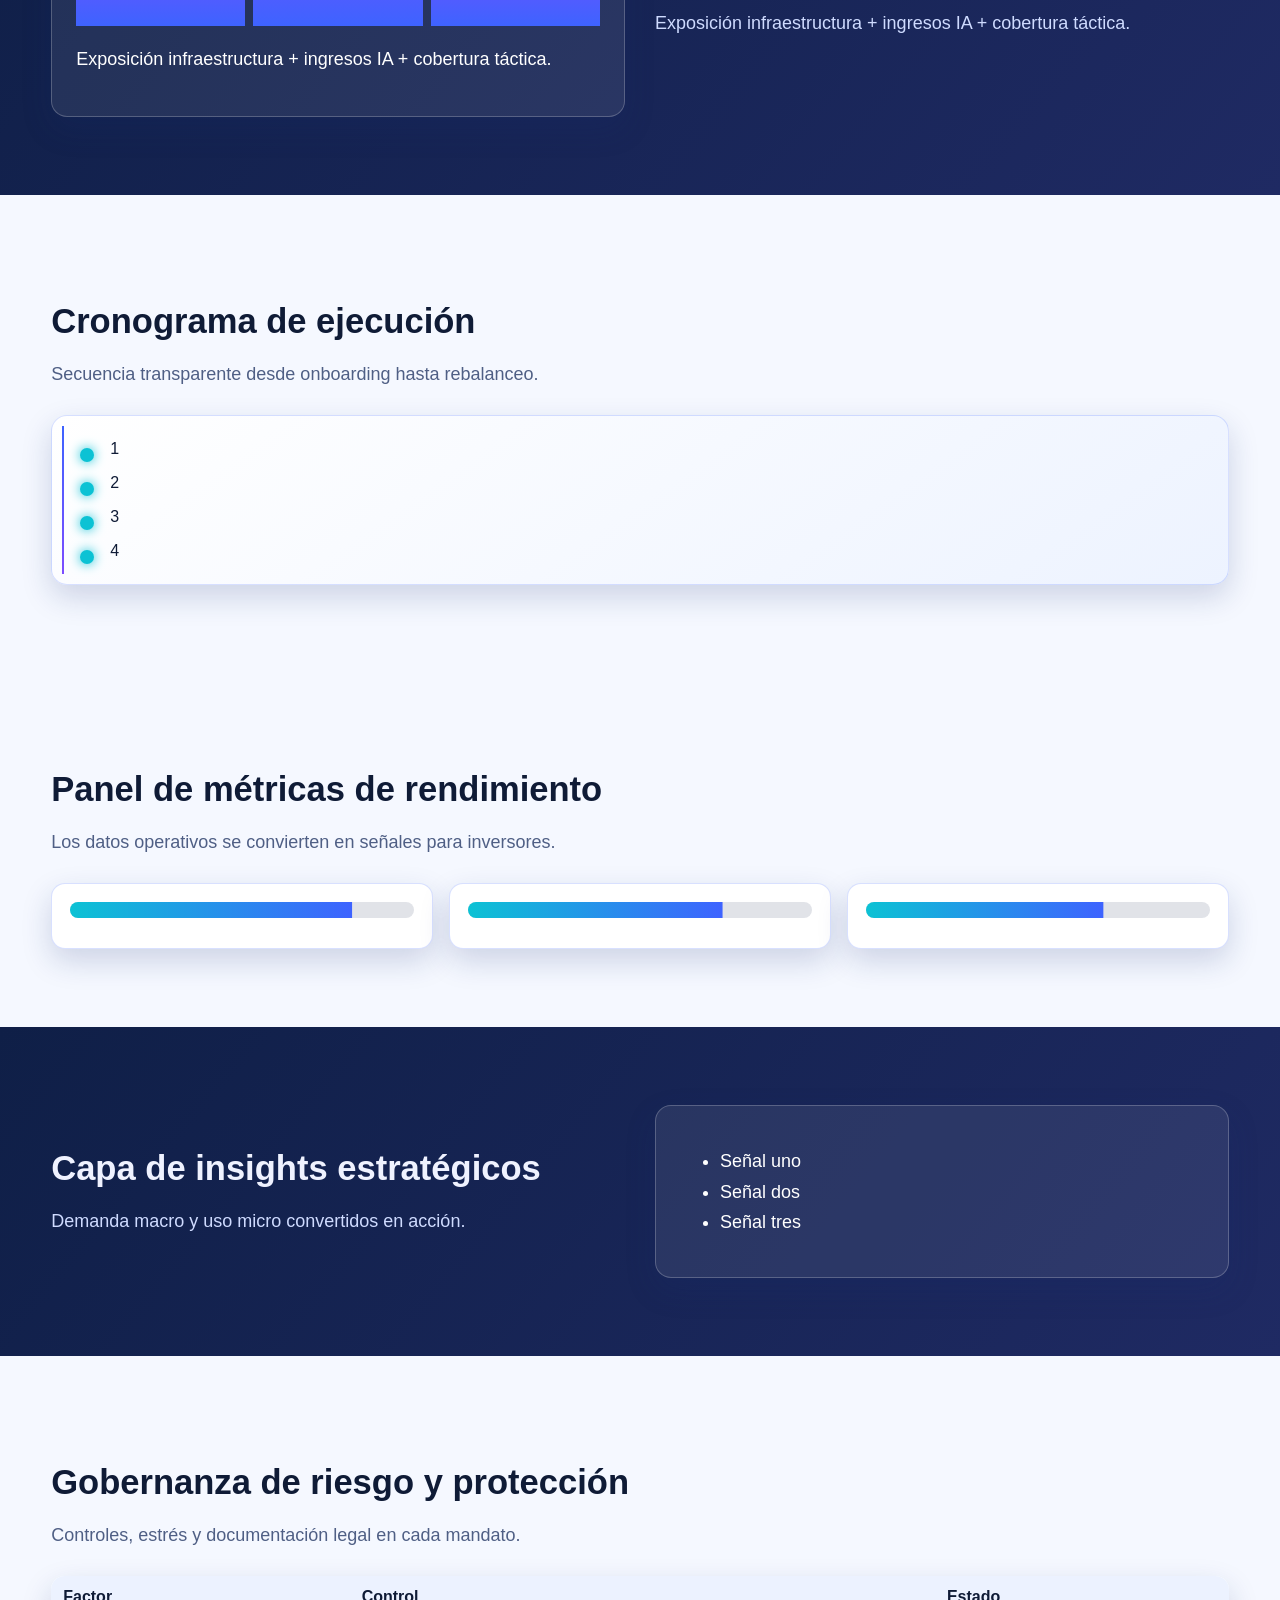
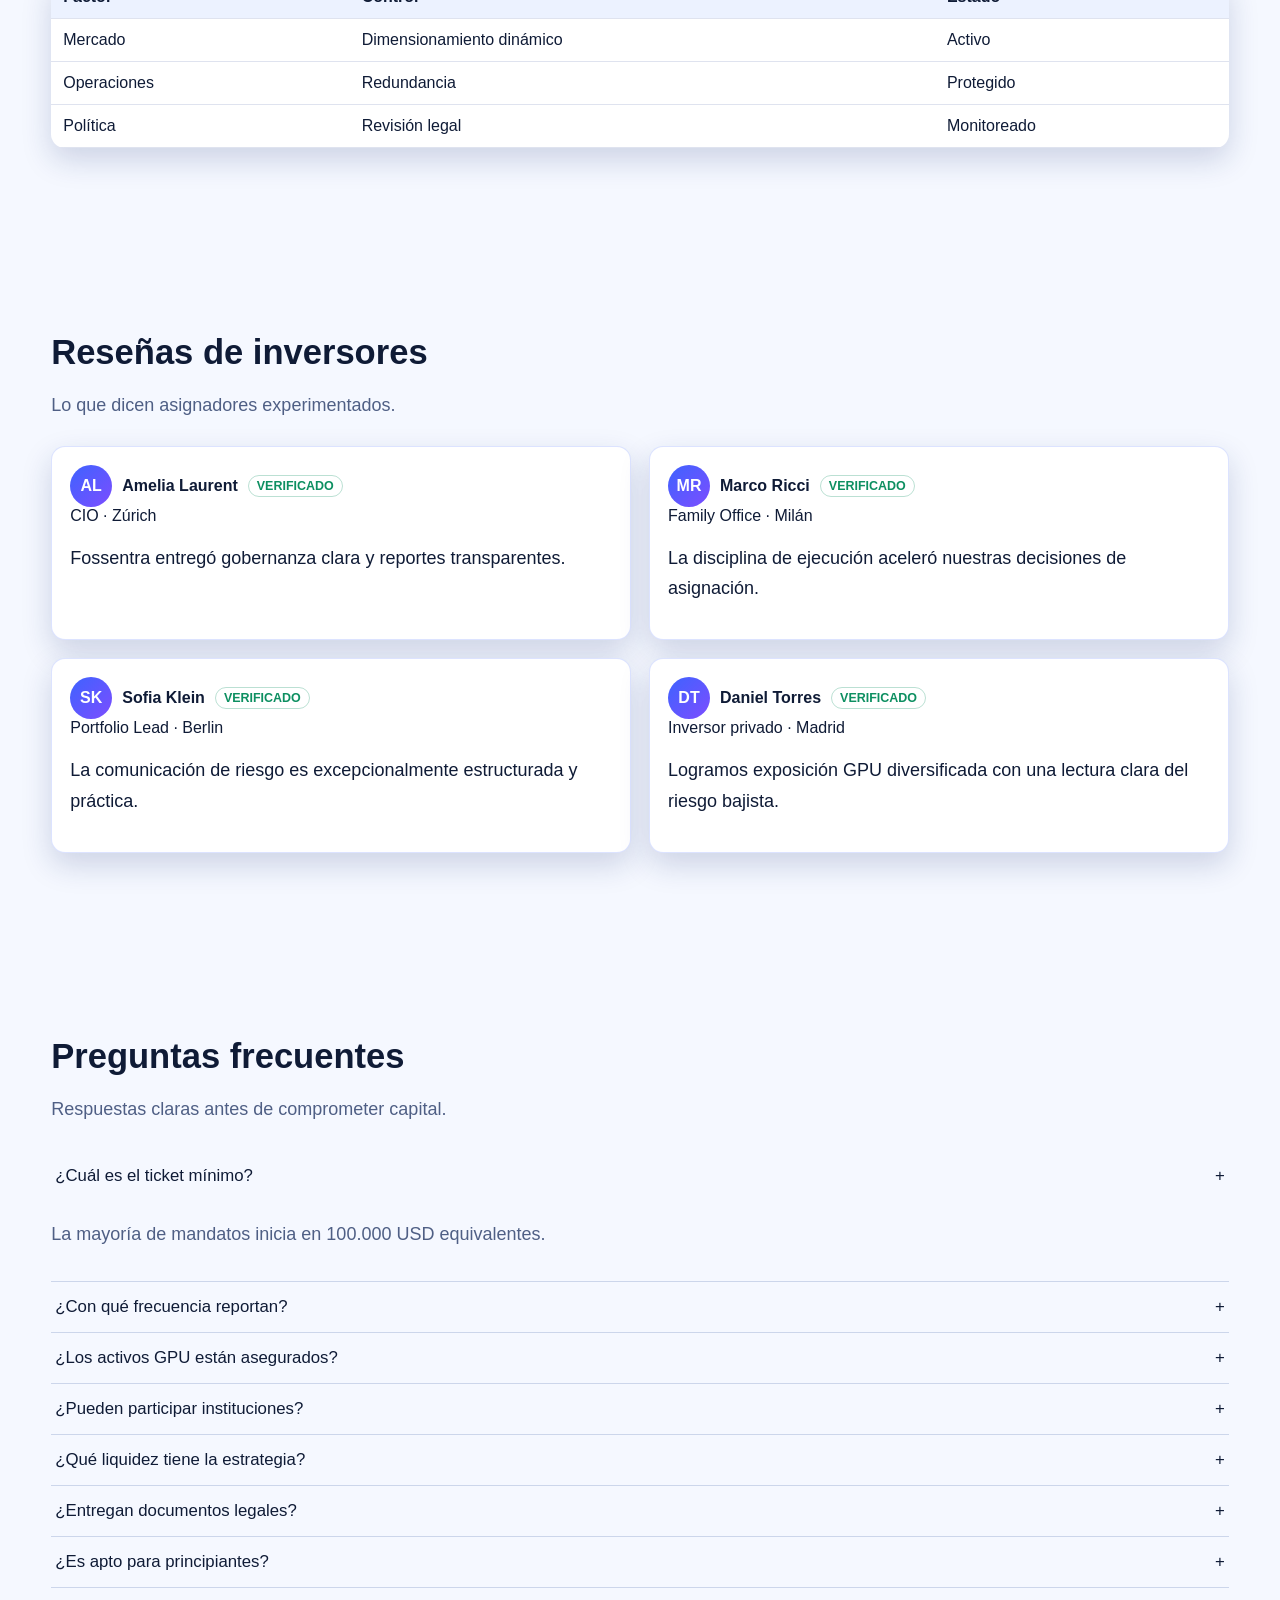
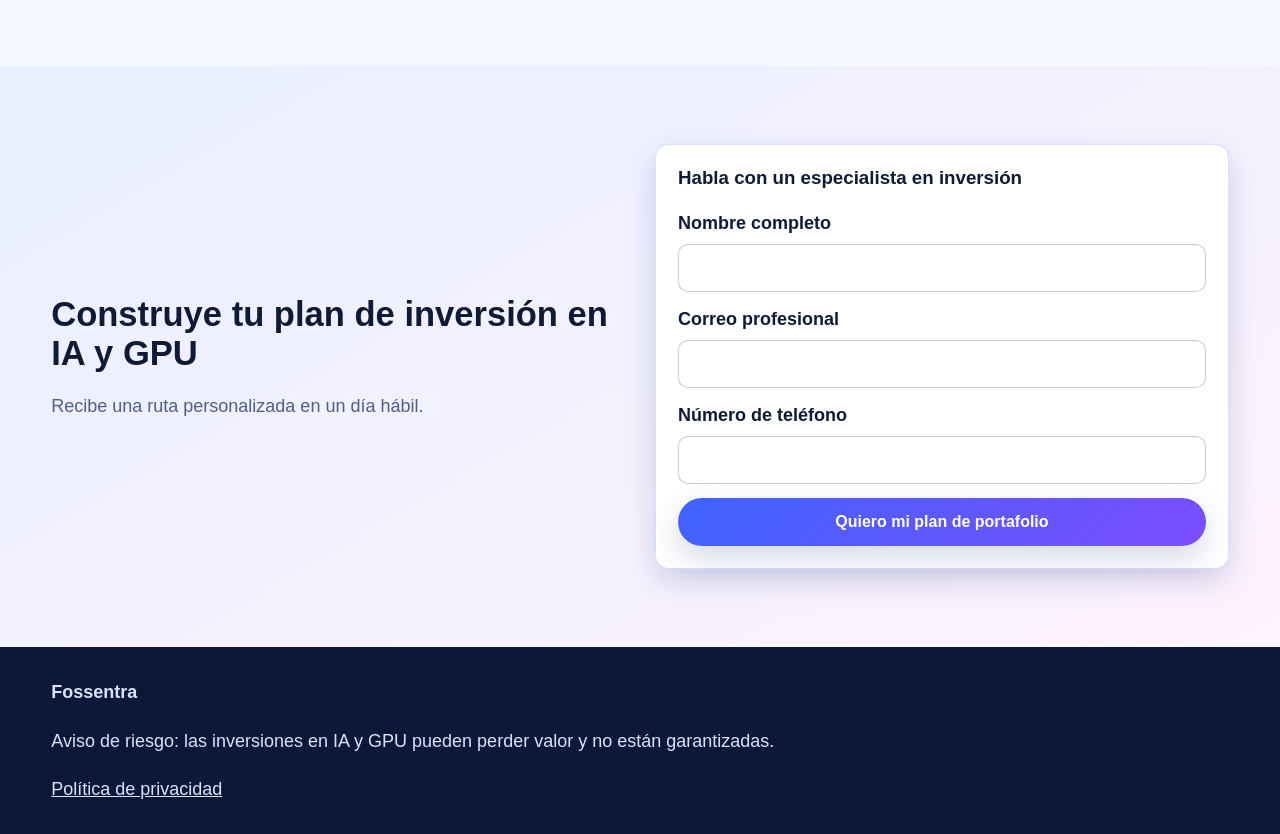
<file: es/index.html>
<!doctype html>
<html lang="es"><head><meta charset="utf-8"><meta name="viewport" content="width=device-width,initial-scale=1"><title>Fossentra | Inversiones en IA y GPU para crecimiento institucional</title><meta name="description" content="Inversiones premium en IA y GPU con gobernanza de riesgo basada en datos."><link rel="canonical" href="https://fossentra.com/es/index.html">
<link rel="alternate" hreflang="en" href="https://fossentra.com/index.html"><link rel="alternate" hreflang="de" href="https://fossentra.com/de/index.html"><link rel="alternate" hreflang="fr" href="https://fossentra.com/fr/index.html"><link rel="alternate" hreflang="es" href="https://fossentra.com/es/index.html"><link rel="alternate" hreflang="it" href="https://fossentra.com/it/index.html"><link rel="alternate" hreflang="x-default" href="https://fossentra.com/index.html"><meta property="og:title" content="Fossentra | Inversiones en IA y GPU para crecimiento institucional"><meta property="og:description" content="Inversiones premium en IA y GPU con gobernanza de riesgo basada en datos."><meta property="og:type" content="website"><meta property="og:url" content="https://fossentra.com/es/index.html"><meta name="twitter:card" content="summary_large_image"><meta name="twitter:title" content="Fossentra | Inversiones en IA y GPU para crecimiento institucional"><meta name="twitter:description" content="Inversiones premium en IA y GPU con gobernanza de riesgo basada en datos."><link rel="stylesheet" href="../assets/style.css">
<script type="application/ld+json">{"@context":"https://schema.org","@type":"Organization","name":"Fossentra","url":"https://fossentra.com"}</script><script type="application/ld+json">{"@context":"https://schema.org","@type":"WebSite","name":"Fossentra","url":"https://fossentra.com"}</script><script type="application/ld+json">{"@context":"https://schema.org","@type":"FAQPage","mainEntity":[{"@type":"Question","name":"¿Cuál es el ticket mínimo?","acceptedAnswer":{"@type":"Answer","text":"La mayoría de mandatos inicia en 100.000 USD equivalentes."}},{"@type":"Question","name":"¿Con qué frecuencia reportan?","acceptedAnswer":{"@type":"Answer","text":"Reportes mensuales y revisiones trimestrales."}},{"@type":"Question","name":"¿Los activos GPU están asegurados?","acceptedAnswer":{"@type":"Answer","text":"La cobertura depende del proveedor y la jurisdicción."}},{"@type":"Question","name":"¿Pueden participar instituciones?","acceptedAnswer":{"@type":"Answer","text":"Sí, con due diligence reforzada."}},{"@type":"Question","name":"¿Qué liquidez tiene la estrategia?","acceptedAnswer":{"@type":"Answer","text":"Las ventanas de liquidez se definen antes de suscribir."}},{"@type":"Question","name":"¿Entregan documentos legales?","acceptedAnswer":{"@type":"Answer","text":"Sí, paquete completo de mandato y disclosures."}},{"@type":"Question","name":"¿Es apto para principiantes?","acceptedAnswer":{"@type":"Answer","text":"El programa es para inversores informados."}}]}</script><script type="application/ld+json">{"@context":"https://schema.org","@graph":[{"@type":"Review","author":{"@type":"Person","name":"Amelia Laurent"},"reviewRating":{"@type":"Rating","ratingValue":"5"},"reviewBody":"Excellent governance"},{"@type":"Review","author":{"@type":"Person","name":"Marco Ricci"},"reviewRating":{"@type":"Rating","ratingValue":"5"},"reviewBody":"Strong execution"},{"@type":"Review","author":{"@type":"Person","name":"Sofia Klein"},"reviewRating":{"@type":"Rating","ratingValue":"5"},"reviewBody":"Clear risk data"},{"@type":"Review","author":{"@type":"Person","name":"Daniel Torres"},"reviewRating":{"@type":"Rating","ratingValue":"5"},"reviewBody":"Transparent strategy"}]}</script></head>
<body><div class="backdrop" data-backdrop></div><header class="site-header"><div class="container header-wrap"><a class="brand" href="../index.html">Fossentra</a><nav class="nav-center"><a href="#why-market">Mercado</a><a href="#model">Modelo</a><a href="#process">Proceso</a><a href="#metrics">Métricas</a><a href="#insights">Insights</a><a href="#risk">Riesgo</a><a href="#reviews">Reseñas</a><a href="#faq">FAQ</a></nav><div class="right-zone"><details class="lang-menu"><summary class="lang-toggle">Español</summary><div class="lang-list"><a href="../index.html" >English</a><a href="../de/index.html" >Deutsch</a><a href="../fr/index.html" >Français</a><a href="../es/index.html" aria-current="page">Español</a><a href="../it/index.html" >Italiano</a></div></details><a class="btn" href="#final-cta">Solicitar llamada estratégica</a><button class="mobile-toggle" data-drawer-open aria-label="Abrir menú">☰</button></div></div></header>
<aside class="mobile-drawer" data-drawer><button class="btn" data-drawer-close>×</button><a href="#why-market">Mercado</a><a href="#model">Modelo</a><a href="#process">Proceso</a><a href="#metrics">Métricas</a><a href="#insights">Insights</a><a href="#risk">Riesgo</a><a href="#reviews">Reseñas</a><a href="#faq">FAQ</a><details class="lang-menu"><summary class="lang-toggle">Español</summary><div class="lang-list"><a href="../index.html" >English</a><a href="../de/index.html" >Deutsch</a><a href="../fr/index.html" >Français</a><a href="../es/index.html" aria-current="page">Español</a><a href="../it/index.html" >Italiano</a></div></details><a class="btn" href="#final-cta">Solicitar llamada estratégica</a></aside>
<main>
<section class="section hero"><div class="container hero-grid"><div><h1>Inversiones en IA y GPU para capital de alta convicción</h1><p>Fossentra estructura inversiones en IA y GPU con infraestructura auditada, objetivos medibles y control de riesgo disciplinado.</p><div class="badges"><span class="badge">Diligencia institucional</span><span class="badge">Reportes basados en datos</span><span class="badge">Proceso regulado</span></div></div><form class="lead-form"><h3>Habla con un especialista en inversión</h3><label>Nombre completo</label><input required><label>Correo profesional</label><input required type="email"><label>Número de teléfono</label><input required type="tel"><button class="btn" type="submit">Quiero mi plan de portafolio</button></form></div></section>
<section class="section kpi-strip"><div class="container"><h2>Fossentra KPI</h2><p class="section-intro">Instantánea de inversiones en IA y GPU.</p><div class="kpi-grid"><div class="kpi-card reveal"><strong>42%</strong><span>Target</span></div><div class="kpi-card reveal"><strong>$280M</strong><span>Assets</span></div><div class="kpi-card reveal"><strong>97.4%</strong><span>Uptime</span></div><div class="kpi-card reveal"><strong>24/7</strong><span>Monitoring</span></div></div></div></section>
<section id="why-market" class="section"><div class="container two-col"><div><h2>Por qué acelera el mercado de cómputo IA</h2><p class="section-intro">La demanda empresarial supera la oferta en regiones clave.</p></div><div class="visual-box reveal"><div class="bar"><span style="--w:.86"></span></div><div class="bar"><span style="--w:.72"></span></div><div class="bar"><span style="--w:.91"></span></div></div></div></section>
<section id="model" class="section dark"><div class="container two-col"><div class="visual-box reveal"><div class="columns"><span style="--h:95px"></span><span style="--h:120px"></span><span style="--h:88px"></span></div><p>Exposición infraestructura + ingresos IA + cobertura táctica.</p></div><div><h2>Modelo de asignación Fossentra</h2><p class="section-intro">Exposición infraestructura + ingresos IA + cobertura táctica.</p></div></div></section>
<section id="process" class="section"><div class="container"><h2>Cronograma de ejecución</h2><p class="section-intro">Secuencia transparente desde onboarding hasta rebalanceo.</p><div class="timeline visual-box reveal"><div class="step">1</div><div class="step">2</div><div class="step">3</div><div class="step">4</div></div></div></section>
<section id="metrics" class="section"><div class="container"><h2>Panel de métricas de rendimiento</h2><p class="section-intro">Los datos operativos se convierten en señales para inversores.</p><div class="metrics-grid"><div class="metric-panel reveal"><div class="bar"><span style="--w:.82"></span></div></div><div class="metric-panel reveal"><div class="bar"><span style="--w:.74"></span></div></div><div class="metric-panel reveal"><div class="bar"><span style="--w:.69"></span></div></div></div></div></section>
<section id="insights" class="section dark"><div class="container two-col"><div><h2>Capa de insights estratégicos</h2><p class="section-intro">Demanda macro y uso micro convertidos en acción.</p></div><div class="visual-box reveal"><ul><li>Señal uno</li><li>Señal dos</li><li>Señal tres</li></ul></div></div></section>
<section id="risk" class="section"><div class="container"><h2>Gobernanza de riesgo y protección</h2><p class="section-intro">Controles, estrés y documentación legal en cada mandato.</p><table class="risk-table reveal"><tr><th>Factor</th><th>Control</th><th>Estado</th></tr><tr><td>Mercado</td><td>Dimensionamiento dinámico</td><td>Activo</td></tr><tr><td>Operaciones</td><td>Redundancia</td><td>Protegido</td></tr><tr><td>Política</td><td>Revisión legal</td><td>Monitoreado</td></tr></table></div></section>
<section id="reviews" class="section"><div class="container"><h2>Reseñas de inversores</h2><p class="section-intro">Lo que dicen asignadores experimentados.</p><div class="reviews-grid"><article class="review reveal"><div class="review-head"><div class="avatar">AL</div><strong>Amelia Laurent</strong><span class="verified">VERIFICADO</span></div><div>CIO · Zúrich</div><p>Fossentra entregó gobernanza clara y reportes transparentes.</p></article><article class="review reveal"><div class="review-head"><div class="avatar">MR</div><strong>Marco Ricci</strong><span class="verified">VERIFICADO</span></div><div>Family Office · Milán</div><p>La disciplina de ejecución aceleró nuestras decisiones de asignación.</p></article><article class="review reveal"><div class="review-head"><div class="avatar">SK</div><strong>Sofia Klein</strong><span class="verified">VERIFICADO</span></div><div>Portfolio Lead · Berlin</div><p>La comunicación de riesgo es excepcionalmente estructurada y práctica.</p></article><article class="review reveal"><div class="review-head"><div class="avatar">DT</div><strong>Daniel Torres</strong><span class="verified">VERIFICADO</span></div><div>Inversor privado · Madrid</div><p>Logramos exposición GPU diversificada con una lectura clara del riesgo bajista.</p></article></div></div></section>
<section id="faq" class="section"><div class="container"><h2>Preguntas frecuentes</h2><p class="section-intro">Respuestas claras antes de comprometer capital.</p><div class="faq-item active"><button class="faq-btn">¿Cuál es el ticket mínimo?<span>+</span></button><div class="faq-panel"><p>La mayoría de mandatos inicia en 100.000 USD equivalentes.</p></div></div><div class="faq-item"><button class="faq-btn">¿Con qué frecuencia reportan?<span>+</span></button><div class="faq-panel"><p>Reportes mensuales y revisiones trimestrales.</p></div></div><div class="faq-item"><button class="faq-btn">¿Los activos GPU están asegurados?<span>+</span></button><div class="faq-panel"><p>La cobertura depende del proveedor y la jurisdicción.</p></div></div><div class="faq-item"><button class="faq-btn">¿Pueden participar instituciones?<span>+</span></button><div class="faq-panel"><p>Sí, con due diligence reforzada.</p></div></div><div class="faq-item"><button class="faq-btn">¿Qué liquidez tiene la estrategia?<span>+</span></button><div class="faq-panel"><p>Las ventanas de liquidez se definen antes de suscribir.</p></div></div><div class="faq-item"><button class="faq-btn">¿Entregan documentos legales?<span>+</span></button><div class="faq-panel"><p>Sí, paquete completo de mandato y disclosures.</p></div></div><div class="faq-item"><button class="faq-btn">¿Es apto para principiantes?<span>+</span></button><div class="faq-panel"><p>El programa es para inversores informados.</p></div></div></div></section>
<section id="final-cta" class="section cta-final"><div class="container two-col"><div><h2>Construye tu plan de inversión en IA y GPU</h2><p class="section-intro">Recibe una ruta personalizada en un día hábil.</p></div><form class="lead-form"><h3>Habla con un especialista en inversión</h3><label>Nombre completo</label><input required><label>Correo profesional</label><input required type="email"><label>Número de teléfono</label><input required type="tel"><button class="btn" type="submit">Quiero mi plan de portafolio</button></form></div></section>
</main><footer class="site-footer"><div class="container"><strong>Fossentra</strong><p>Aviso de riesgo: las inversiones en IA y GPU pueden perder valor y no están garantizadas.</p><a href="#" data-open-privacy>Política de privacidad</a></div></footer>
<div class="modal-overlay" data-modal-overlay><div class="modal" data-modal><div class="modal-header"><h3>Política de privacidad</h3><button class="icon-close" data-close-privacy aria-label="Cerrar">×</button></div><div class="modal-body"><h4>Introducción</h4><p>Fossentra estructura inversiones en IA y GPU con infraestructura auditada, objetivos medibles y control de riesgo disciplinado.</p><h4>Recopilación de datos</h4><p>Nombre, correo profesional, teléfono, datos del dispositivo e interacción.</p><h4>Base legal</h4><p>Consentimiento, interés legítimo y obligaciones de cumplimiento.</p><h4>Cookies</h4><p>Solo cookies esenciales de analítica y preferencia.</p><h4>Periodo de retención</h4><p>Se almacenan solo el tiempo necesario para asesoría y cumplimiento.</p><h4>Compartición con terceros</h4><p>Se comparten con proveedores regulados bajo salvaguardas contractuales.</p><h4>Seguridad</h4><p>Cifrado, controles de acceso y monitoreo continuo.</p><h4>Derechos del usuario</h4><p>Derechos de acceso, corrección, eliminación, portabilidad y oposición.</p><h4>Transferencias internacionales</h4><p>Gestionado mediante cláusulas contractuales y normas locales.</p><h4>Divulgación de riesgo del sector</h4><p>Aviso de riesgo: las inversiones en IA y GPU pueden perder valor y no están garantizadas.</p><h4>Contacto</h4><p>privacy@fossentra.com</p></div><div class="modal-footer"><button class="text-close" data-close-privacy>Cerrar</button></div></div></div>
<script defer src="../assets/app.js"></script></body></html>
</file>
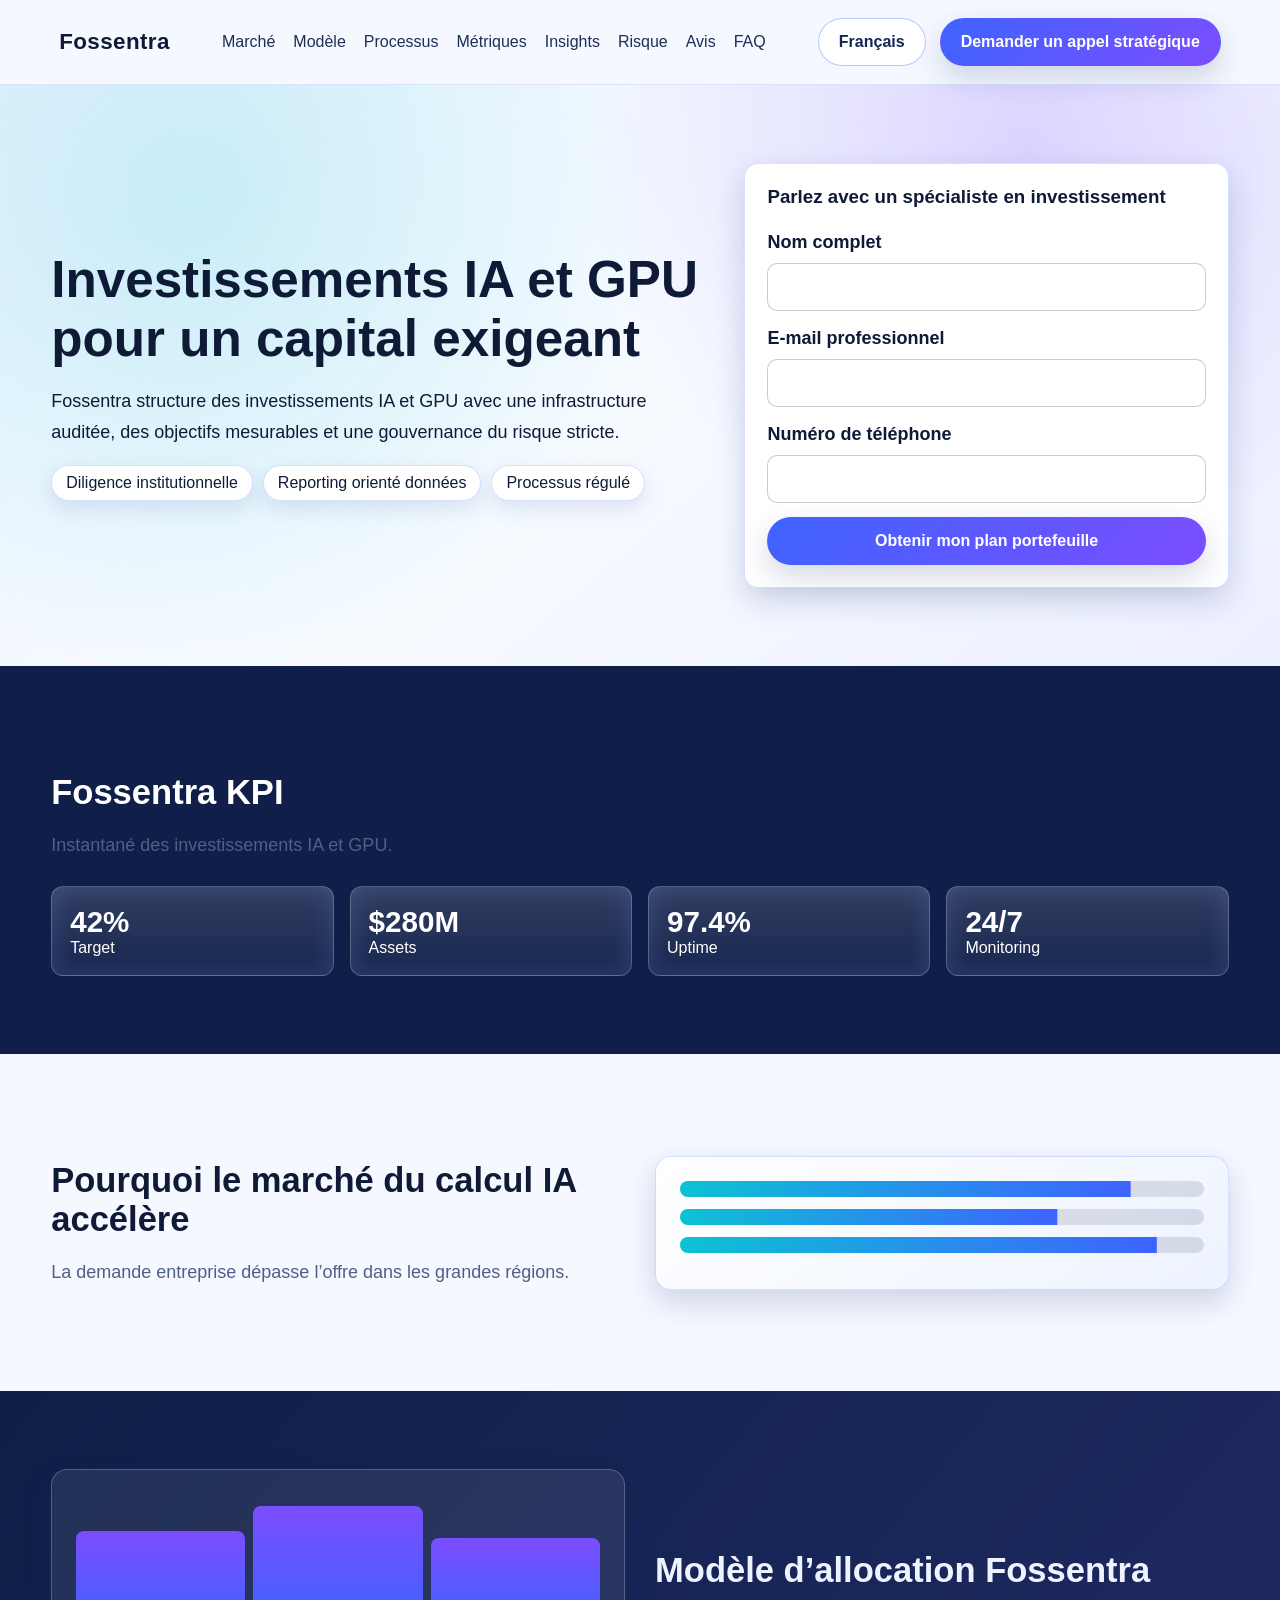
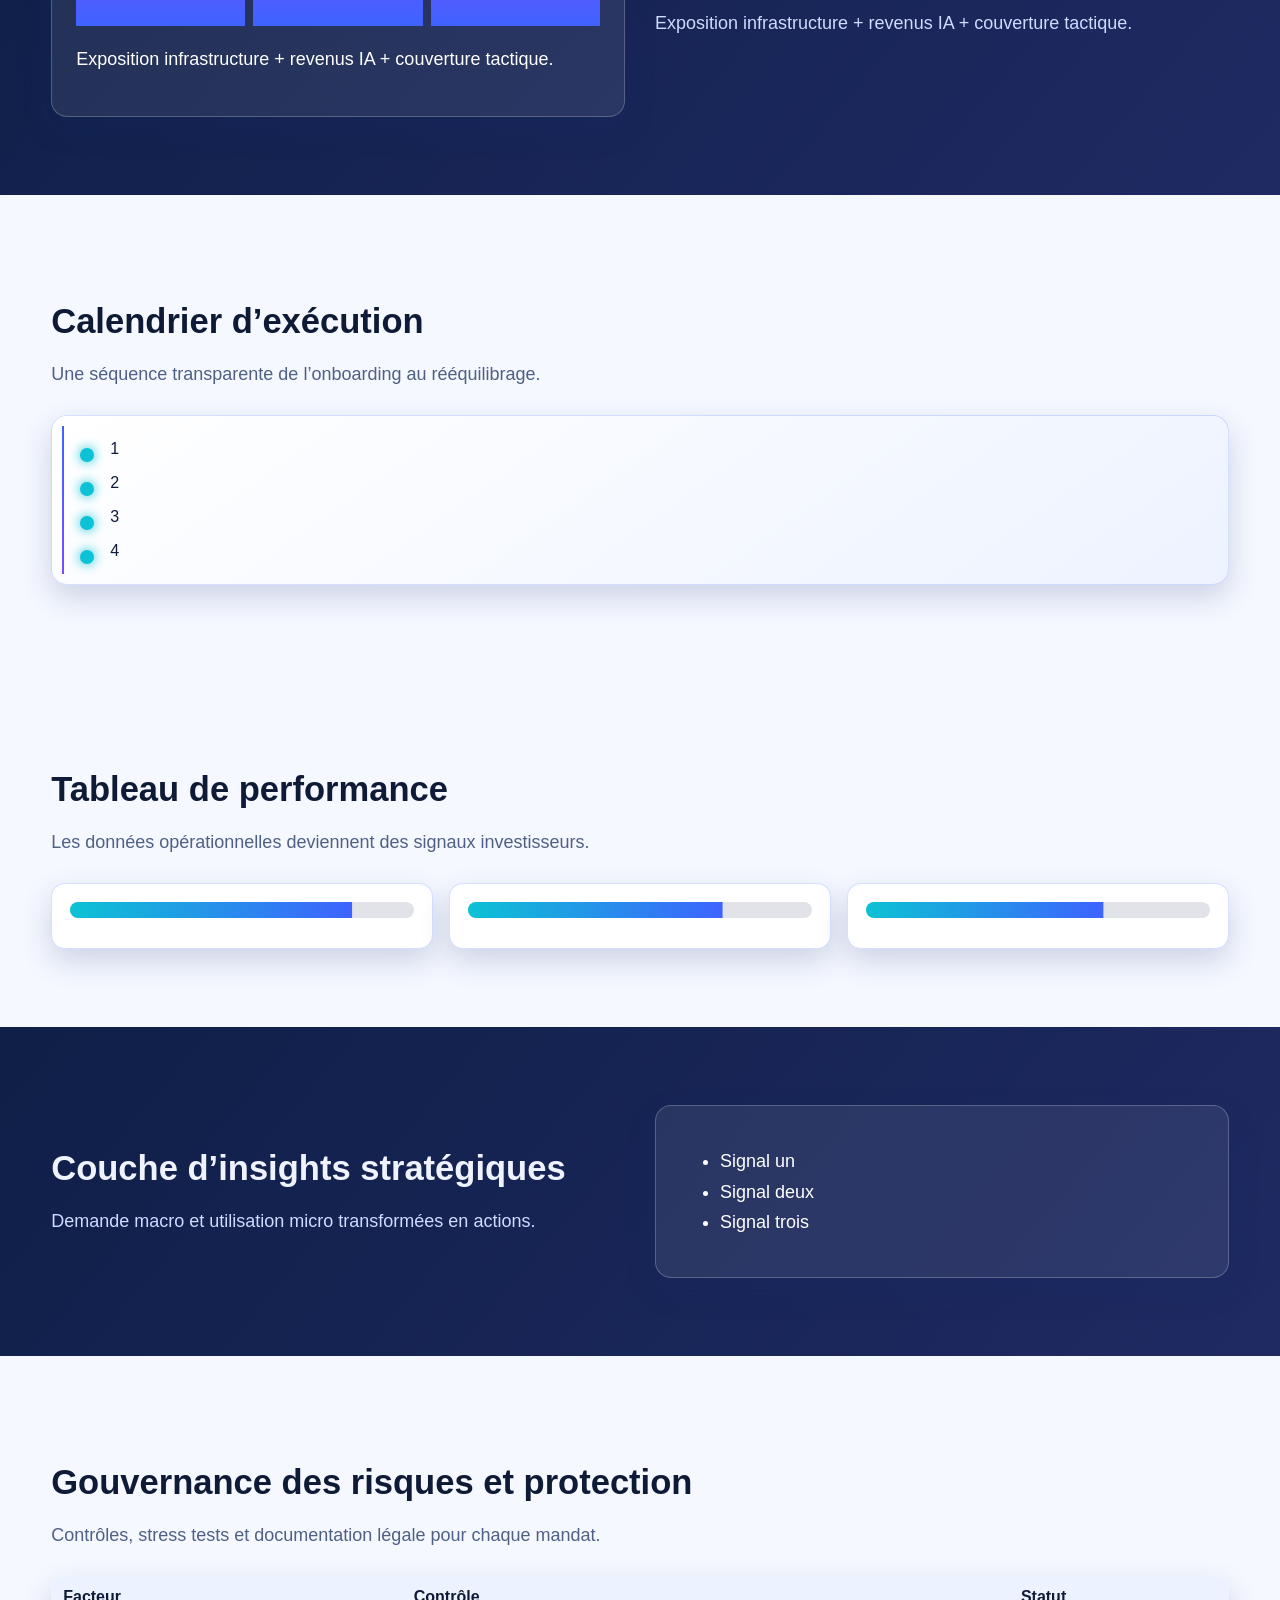
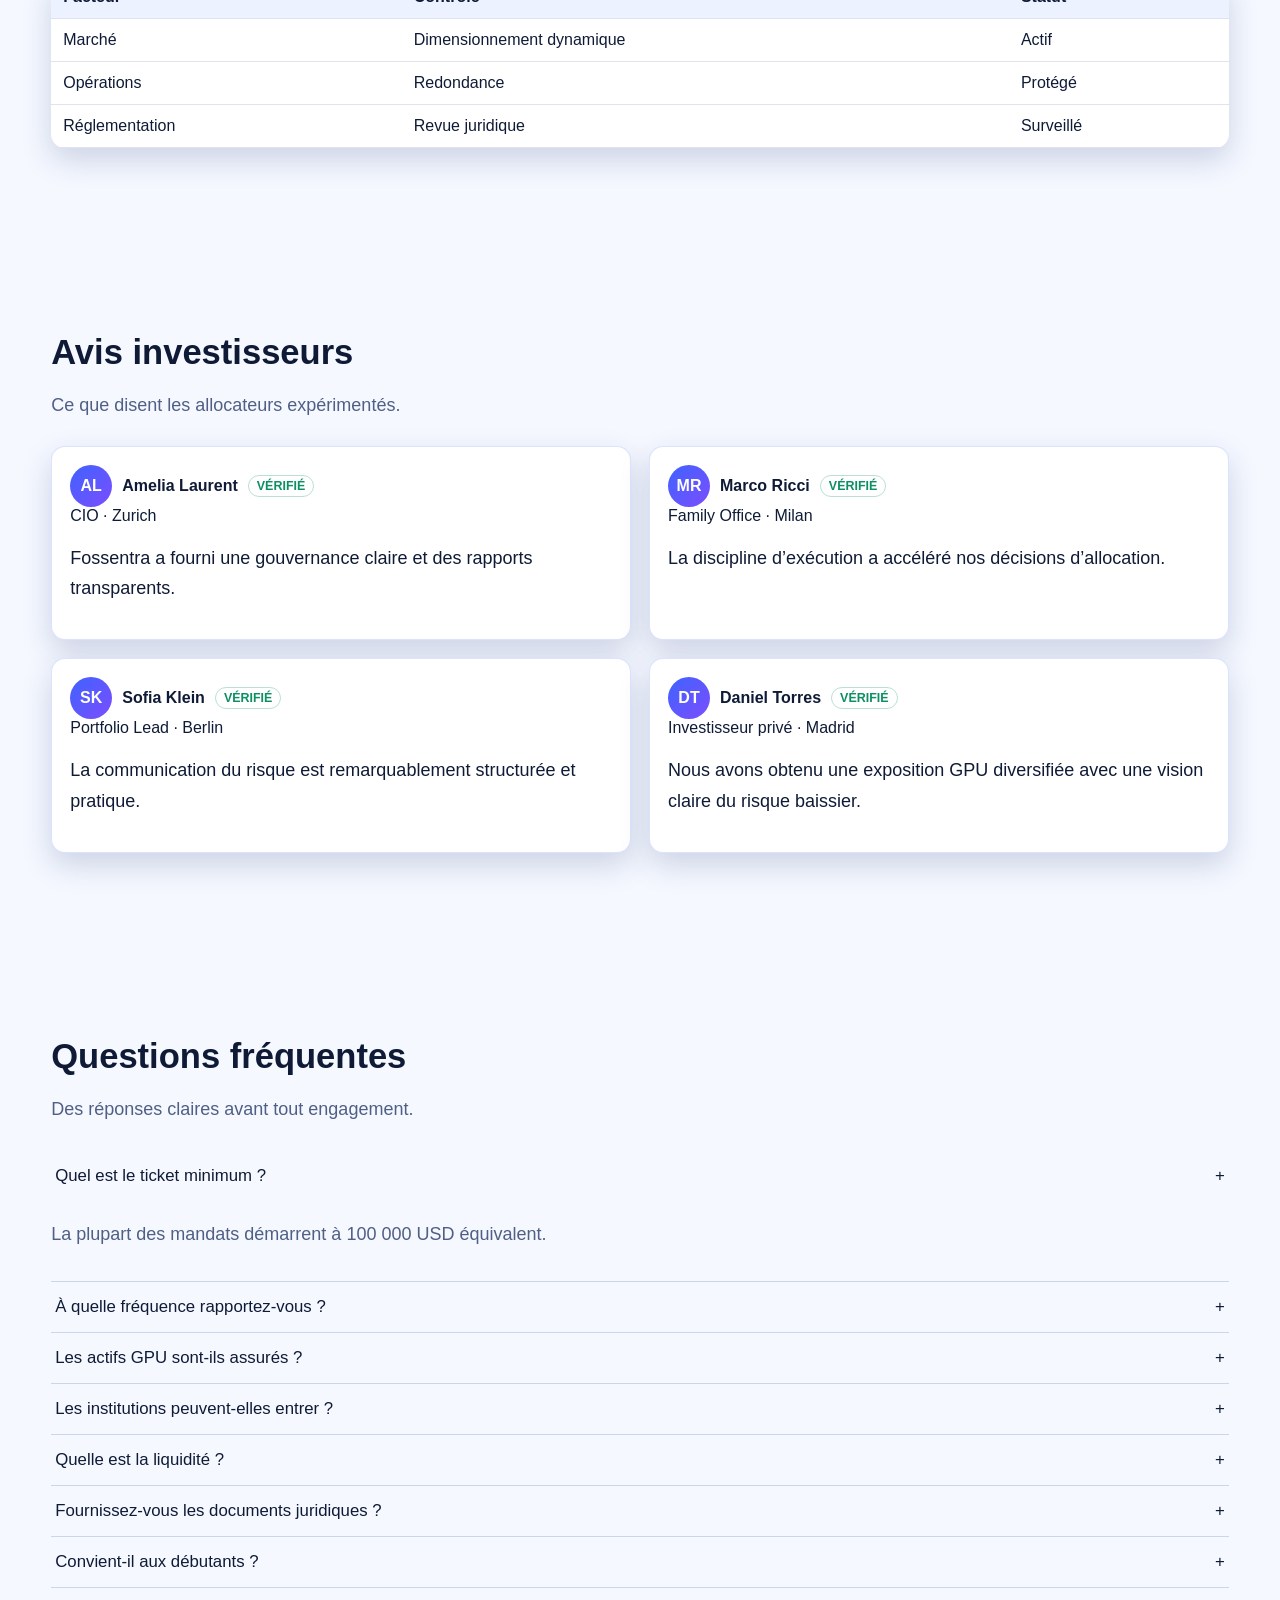
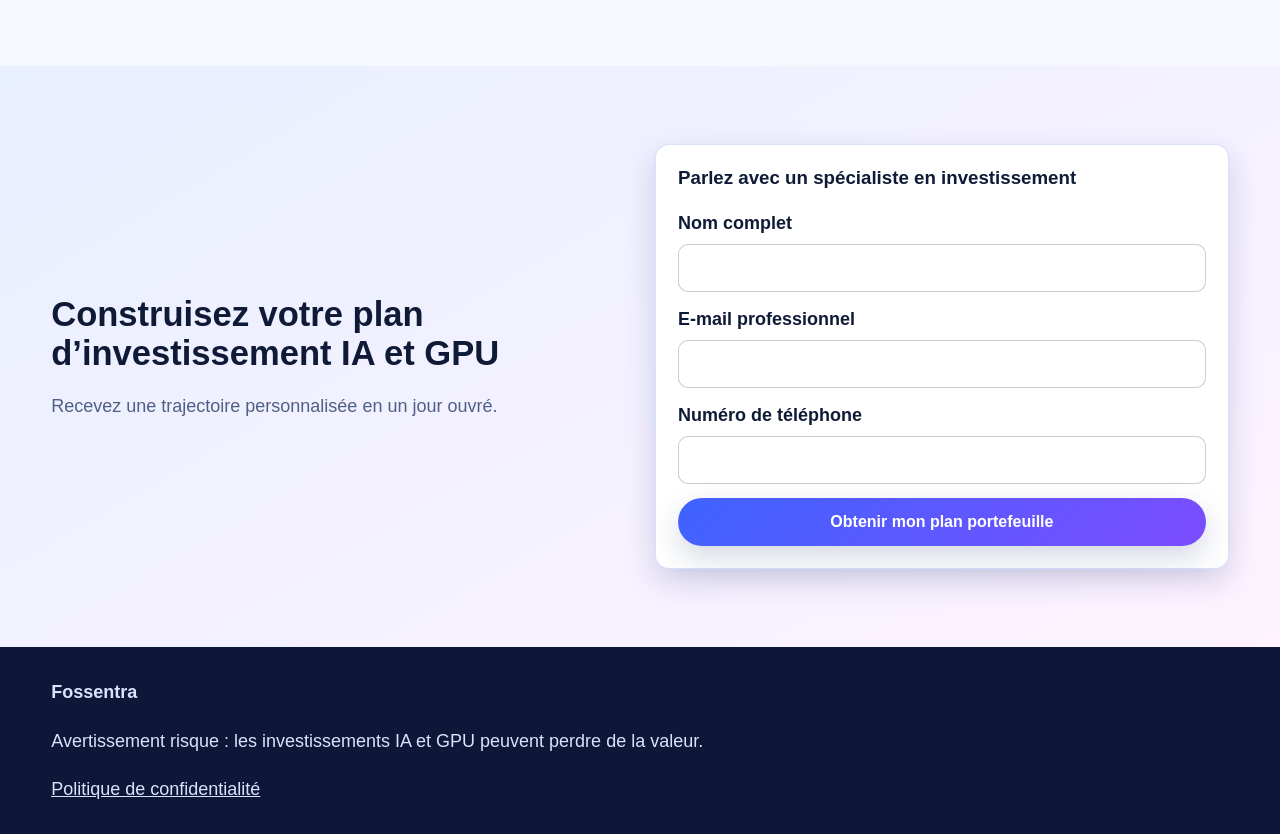
<file: fr/index.html>
<!doctype html>
<html lang="fr"><head><meta charset="utf-8"><meta name="viewport" content="width=device-width,initial-scale=1"><title>Fossentra | Investissements IA et GPU pour une croissance institutionnelle</title><meta name="description" content="Investissements IA et GPU premium avec contrôle du risque piloté par la donnée."><link rel="canonical" href="https://fossentra.com/fr/index.html">
<link rel="alternate" hreflang="en" href="https://fossentra.com/index.html"><link rel="alternate" hreflang="de" href="https://fossentra.com/de/index.html"><link rel="alternate" hreflang="fr" href="https://fossentra.com/fr/index.html"><link rel="alternate" hreflang="es" href="https://fossentra.com/es/index.html"><link rel="alternate" hreflang="it" href="https://fossentra.com/it/index.html"><link rel="alternate" hreflang="x-default" href="https://fossentra.com/index.html"><meta property="og:title" content="Fossentra | Investissements IA et GPU pour une croissance institutionnelle"><meta property="og:description" content="Investissements IA et GPU premium avec contrôle du risque piloté par la donnée."><meta property="og:type" content="website"><meta property="og:url" content="https://fossentra.com/fr/index.html"><meta name="twitter:card" content="summary_large_image"><meta name="twitter:title" content="Fossentra | Investissements IA et GPU pour une croissance institutionnelle"><meta name="twitter:description" content="Investissements IA et GPU premium avec contrôle du risque piloté par la donnée."><link rel="stylesheet" href="../assets/style.css">
<script type="application/ld+json">{"@context":"https://schema.org","@type":"Organization","name":"Fossentra","url":"https://fossentra.com"}</script><script type="application/ld+json">{"@context":"https://schema.org","@type":"WebSite","name":"Fossentra","url":"https://fossentra.com"}</script><script type="application/ld+json">{"@context":"https://schema.org","@type":"FAQPage","mainEntity":[{"@type":"Question","name":"Quel est le ticket minimum ?","acceptedAnswer":{"@type":"Answer","text":"La plupart des mandats démarrent à 100 000 USD équivalent."}},{"@type":"Question","name":"À quelle fréquence rapportez-vous ?","acceptedAnswer":{"@type":"Answer","text":"Rapports mensuels et revues trimestrielles."}},{"@type":"Question","name":"Les actifs GPU sont-ils assurés ?","acceptedAnswer":{"@type":"Answer","text":"La couverture dépend du fournisseur et de la juridiction."}},{"@type":"Question","name":"Les institutions peuvent-elles entrer ?","acceptedAnswer":{"@type":"Answer","text":"Oui, avec due diligence renforcée."}},{"@type":"Question","name":"Quelle est la liquidité ?","acceptedAnswer":{"@type":"Answer","text":"Les fenêtres de liquidité sont définies avant la souscription."}},{"@type":"Question","name":"Fournissez-vous les documents juridiques ?","acceptedAnswer":{"@type":"Answer","text":"Oui, mandat complet et disclosures."}},{"@type":"Question","name":"Convient-il aux débutants ?","acceptedAnswer":{"@type":"Answer","text":"Ce programme vise des investisseurs informés."}}]}</script><script type="application/ld+json">{"@context":"https://schema.org","@graph":[{"@type":"Review","author":{"@type":"Person","name":"Amelia Laurent"},"reviewRating":{"@type":"Rating","ratingValue":"5"},"reviewBody":"Excellent governance"},{"@type":"Review","author":{"@type":"Person","name":"Marco Ricci"},"reviewRating":{"@type":"Rating","ratingValue":"5"},"reviewBody":"Strong execution"},{"@type":"Review","author":{"@type":"Person","name":"Sofia Klein"},"reviewRating":{"@type":"Rating","ratingValue":"5"},"reviewBody":"Clear risk data"},{"@type":"Review","author":{"@type":"Person","name":"Daniel Torres"},"reviewRating":{"@type":"Rating","ratingValue":"5"},"reviewBody":"Transparent strategy"}]}</script></head>
<body><div class="backdrop" data-backdrop></div><header class="site-header"><div class="container header-wrap"><a class="brand" href="../index.html">Fossentra</a><nav class="nav-center"><a href="#why-market">Marché</a><a href="#model">Modèle</a><a href="#process">Processus</a><a href="#metrics">Métriques</a><a href="#insights">Insights</a><a href="#risk">Risque</a><a href="#reviews">Avis</a><a href="#faq">FAQ</a></nav><div class="right-zone"><details class="lang-menu"><summary class="lang-toggle">Français</summary><div class="lang-list"><a href="../index.html" >English</a><a href="../de/index.html" >Deutsch</a><a href="../fr/index.html" aria-current="page">Français</a><a href="../es/index.html" >Español</a><a href="../it/index.html" >Italiano</a></div></details><a class="btn" href="#final-cta">Demander un appel stratégique</a><button class="mobile-toggle" data-drawer-open aria-label="Ouvrir le menu">☰</button></div></div></header>
<aside class="mobile-drawer" data-drawer><button class="btn" data-drawer-close>×</button><a href="#why-market">Marché</a><a href="#model">Modèle</a><a href="#process">Processus</a><a href="#metrics">Métriques</a><a href="#insights">Insights</a><a href="#risk">Risque</a><a href="#reviews">Avis</a><a href="#faq">FAQ</a><details class="lang-menu"><summary class="lang-toggle">Français</summary><div class="lang-list"><a href="../index.html" >English</a><a href="../de/index.html" >Deutsch</a><a href="../fr/index.html" aria-current="page">Français</a><a href="../es/index.html" >Español</a><a href="../it/index.html" >Italiano</a></div></details><a class="btn" href="#final-cta">Demander un appel stratégique</a></aside>
<main>
<section class="section hero"><div class="container hero-grid"><div><h1>Investissements IA et GPU pour un capital exigeant</h1><p>Fossentra structure des investissements IA et GPU avec une infrastructure auditée, des objectifs mesurables et une gouvernance du risque stricte.</p><div class="badges"><span class="badge">Diligence institutionnelle</span><span class="badge">Reporting orienté données</span><span class="badge">Processus régulé</span></div></div><form class="lead-form"><h3>Parlez avec un spécialiste en investissement</h3><label>Nom complet</label><input required><label>E-mail professionnel</label><input required type="email"><label>Numéro de téléphone</label><input required type="tel"><button class="btn" type="submit">Obtenir mon plan portefeuille</button></form></div></section>
<section class="section kpi-strip"><div class="container"><h2>Fossentra KPI</h2><p class="section-intro">Instantané des investissements IA et GPU.</p><div class="kpi-grid"><div class="kpi-card reveal"><strong>42%</strong><span>Target</span></div><div class="kpi-card reveal"><strong>$280M</strong><span>Assets</span></div><div class="kpi-card reveal"><strong>97.4%</strong><span>Uptime</span></div><div class="kpi-card reveal"><strong>24/7</strong><span>Monitoring</span></div></div></div></section>
<section id="why-market" class="section"><div class="container two-col"><div><h2>Pourquoi le marché du calcul IA accélère</h2><p class="section-intro">La demande entreprise dépasse l’offre dans les grandes régions.</p></div><div class="visual-box reveal"><div class="bar"><span style="--w:.86"></span></div><div class="bar"><span style="--w:.72"></span></div><div class="bar"><span style="--w:.91"></span></div></div></div></section>
<section id="model" class="section dark"><div class="container two-col"><div class="visual-box reveal"><div class="columns"><span style="--h:95px"></span><span style="--h:120px"></span><span style="--h:88px"></span></div><p>Exposition infrastructure + revenus IA + couverture tactique.</p></div><div><h2>Modèle d’allocation Fossentra</h2><p class="section-intro">Exposition infrastructure + revenus IA + couverture tactique.</p></div></div></section>
<section id="process" class="section"><div class="container"><h2>Calendrier d’exécution</h2><p class="section-intro">Une séquence transparente de l’onboarding au rééquilibrage.</p><div class="timeline visual-box reveal"><div class="step">1</div><div class="step">2</div><div class="step">3</div><div class="step">4</div></div></div></section>
<section id="metrics" class="section"><div class="container"><h2>Tableau de performance</h2><p class="section-intro">Les données opérationnelles deviennent des signaux investisseurs.</p><div class="metrics-grid"><div class="metric-panel reveal"><div class="bar"><span style="--w:.82"></span></div></div><div class="metric-panel reveal"><div class="bar"><span style="--w:.74"></span></div></div><div class="metric-panel reveal"><div class="bar"><span style="--w:.69"></span></div></div></div></div></section>
<section id="insights" class="section dark"><div class="container two-col"><div><h2>Couche d’insights stratégiques</h2><p class="section-intro">Demande macro et utilisation micro transformées en actions.</p></div><div class="visual-box reveal"><ul><li>Signal un</li><li>Signal deux</li><li>Signal trois</li></ul></div></div></section>
<section id="risk" class="section"><div class="container"><h2>Gouvernance des risques et protection</h2><p class="section-intro">Contrôles, stress tests et documentation légale pour chaque mandat.</p><table class="risk-table reveal"><tr><th>Facteur</th><th>Contrôle</th><th>Statut</th></tr><tr><td>Marché</td><td>Dimensionnement dynamique</td><td>Actif</td></tr><tr><td>Opérations</td><td>Redondance</td><td>Protégé</td></tr><tr><td>Réglementation</td><td>Revue juridique</td><td>Surveillé</td></tr></table></div></section>
<section id="reviews" class="section"><div class="container"><h2>Avis investisseurs</h2><p class="section-intro">Ce que disent les allocateurs expérimentés.</p><div class="reviews-grid"><article class="review reveal"><div class="review-head"><div class="avatar">AL</div><strong>Amelia Laurent</strong><span class="verified">VÉRIFIÉ</span></div><div>CIO · Zurich</div><p>Fossentra a fourni une gouvernance claire et des rapports transparents.</p></article><article class="review reveal"><div class="review-head"><div class="avatar">MR</div><strong>Marco Ricci</strong><span class="verified">VÉRIFIÉ</span></div><div>Family Office · Milan</div><p>La discipline d’exécution a accéléré nos décisions d’allocation.</p></article><article class="review reveal"><div class="review-head"><div class="avatar">SK</div><strong>Sofia Klein</strong><span class="verified">VÉRIFIÉ</span></div><div>Portfolio Lead · Berlin</div><p>La communication du risque est remarquablement structurée et pratique.</p></article><article class="review reveal"><div class="review-head"><div class="avatar">DT</div><strong>Daniel Torres</strong><span class="verified">VÉRIFIÉ</span></div><div>Investisseur privé · Madrid</div><p>Nous avons obtenu une exposition GPU diversifiée avec une vision claire du risque baissier.</p></article></div></div></section>
<section id="faq" class="section"><div class="container"><h2>Questions fréquentes</h2><p class="section-intro">Des réponses claires avant tout engagement.</p><div class="faq-item active"><button class="faq-btn">Quel est le ticket minimum ?<span>+</span></button><div class="faq-panel"><p>La plupart des mandats démarrent à 100 000 USD équivalent.</p></div></div><div class="faq-item"><button class="faq-btn">À quelle fréquence rapportez-vous ?<span>+</span></button><div class="faq-panel"><p>Rapports mensuels et revues trimestrielles.</p></div></div><div class="faq-item"><button class="faq-btn">Les actifs GPU sont-ils assurés ?<span>+</span></button><div class="faq-panel"><p>La couverture dépend du fournisseur et de la juridiction.</p></div></div><div class="faq-item"><button class="faq-btn">Les institutions peuvent-elles entrer ?<span>+</span></button><div class="faq-panel"><p>Oui, avec due diligence renforcée.</p></div></div><div class="faq-item"><button class="faq-btn">Quelle est la liquidité ?<span>+</span></button><div class="faq-panel"><p>Les fenêtres de liquidité sont définies avant la souscription.</p></div></div><div class="faq-item"><button class="faq-btn">Fournissez-vous les documents juridiques ?<span>+</span></button><div class="faq-panel"><p>Oui, mandat complet et disclosures.</p></div></div><div class="faq-item"><button class="faq-btn">Convient-il aux débutants ?<span>+</span></button><div class="faq-panel"><p>Ce programme vise des investisseurs informés.</p></div></div></div></section>
<section id="final-cta" class="section cta-final"><div class="container two-col"><div><h2>Construisez votre plan d’investissement IA et GPU</h2><p class="section-intro">Recevez une trajectoire personnalisée en un jour ouvré.</p></div><form class="lead-form"><h3>Parlez avec un spécialiste en investissement</h3><label>Nom complet</label><input required><label>E-mail professionnel</label><input required type="email"><label>Numéro de téléphone</label><input required type="tel"><button class="btn" type="submit">Obtenir mon plan portefeuille</button></form></div></section>
</main><footer class="site-footer"><div class="container"><strong>Fossentra</strong><p>Avertissement risque : les investissements IA et GPU peuvent perdre de la valeur.</p><a href="#" data-open-privacy>Politique de confidentialité</a></div></footer>
<div class="modal-overlay" data-modal-overlay><div class="modal" data-modal><div class="modal-header"><h3>Politique de confidentialité</h3><button class="icon-close" data-close-privacy aria-label="Fermer">×</button></div><div class="modal-body"><h4>Introduction</h4><p>Fossentra structure des investissements IA et GPU avec une infrastructure auditée, des objectifs mesurables et une gouvernance du risque stricte.</p><h4>Collecte des données</h4><p>Nom, e-mail professionnel, téléphone, données appareil et interactions.</p><h4>Base légale</h4><p>Consentement, intérêt légitime et obligations de conformité.</p><h4>Cookies</h4><p>Cookies analytiques essentiels et de préférence uniquement.</p><h4>Durée de conservation</h4><p>Conservées uniquement le temps requis pour conseil et conformité.</p><h4>Partage avec des tiers</h4><p>Partagées avec des prestataires régulés sous garanties contractuelles.</p><h4>Sécurité</h4><p>Chiffrement, contrôles d’accès et supervision continue.</p><h4>Droits des utilisateurs</h4><p>Droits d’accès, rectification, suppression, portabilité et opposition.</p><h4>Transferts internationaux</h4><p>Traités via clauses contractuelles et normes locales.</p><h4>Divulgation des risques sectoriels</h4><p>Avertissement risque : les investissements IA et GPU peuvent perdre de la valeur.</p><h4>Contact</h4><p>privacy@fossentra.com</p></div><div class="modal-footer"><button class="text-close" data-close-privacy>Fermer</button></div></div></div>
<script defer src="../assets/app.js"></script></body></html>
</file>
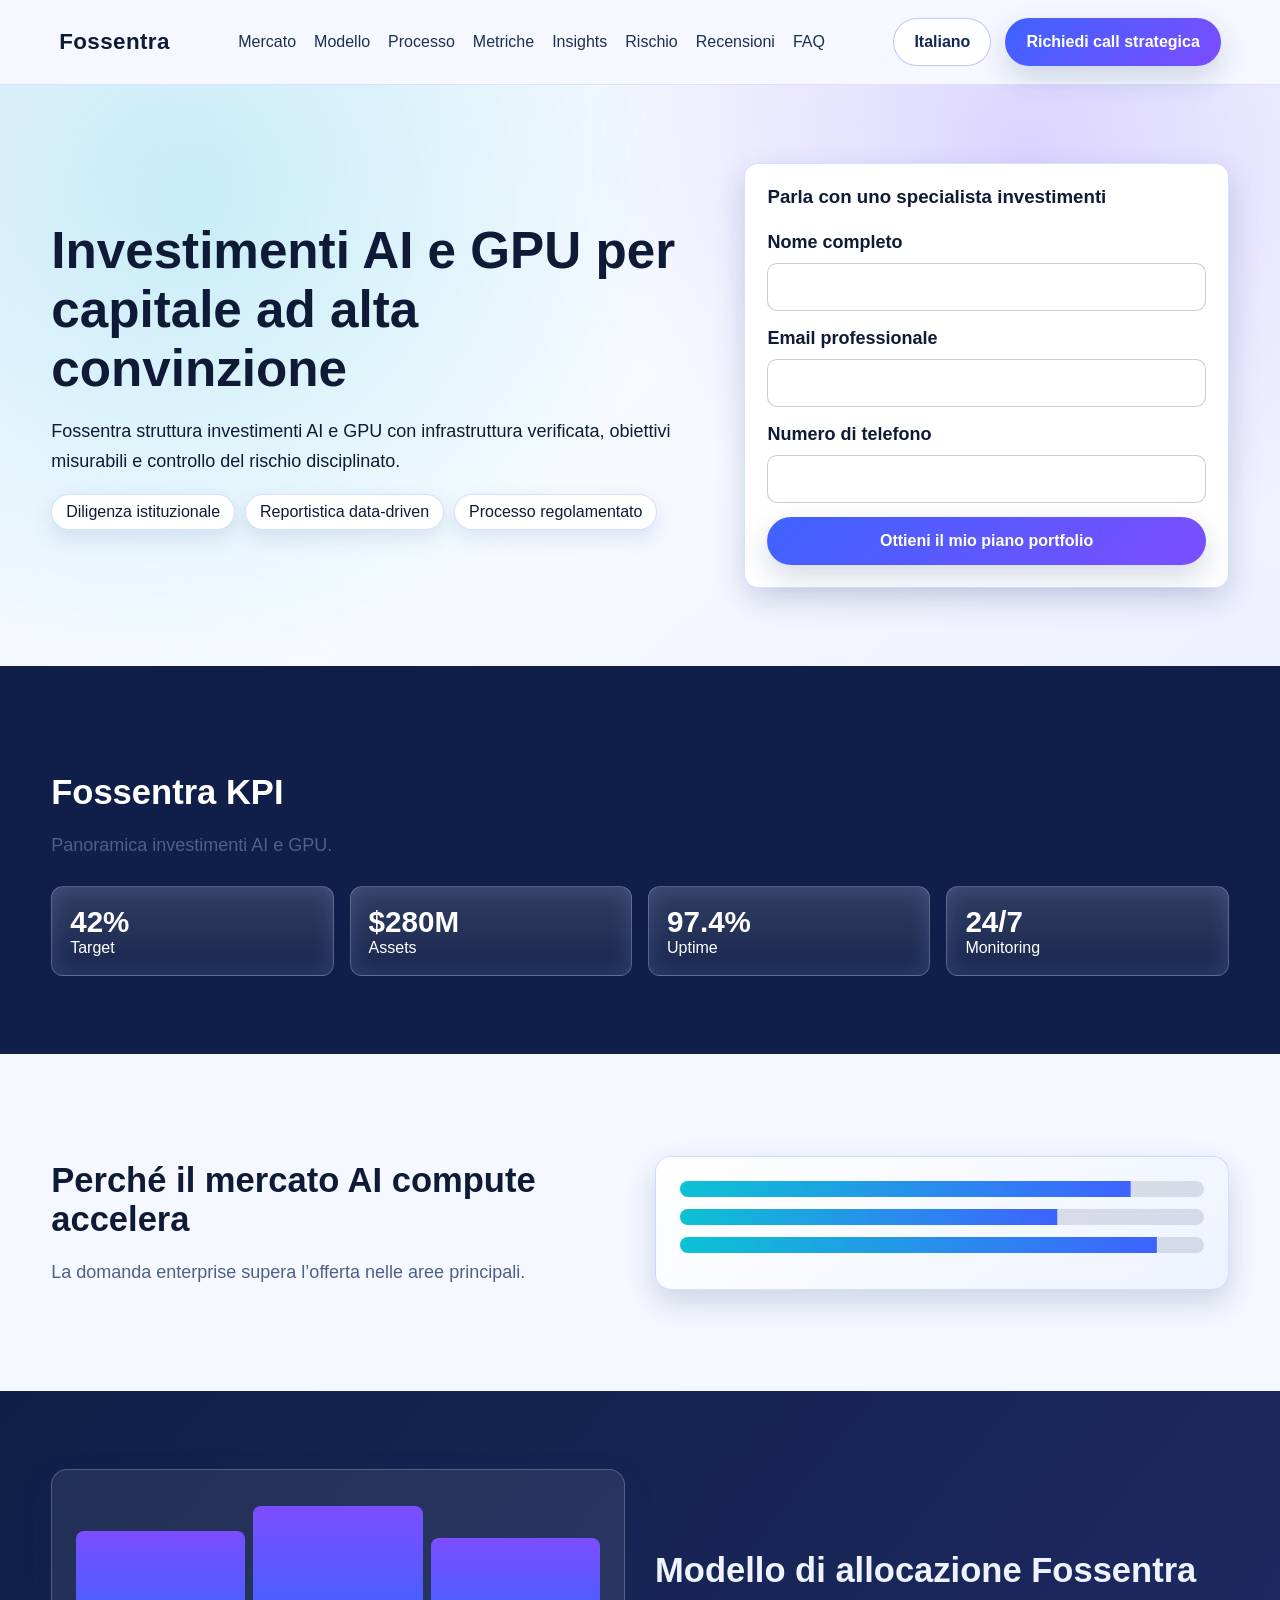
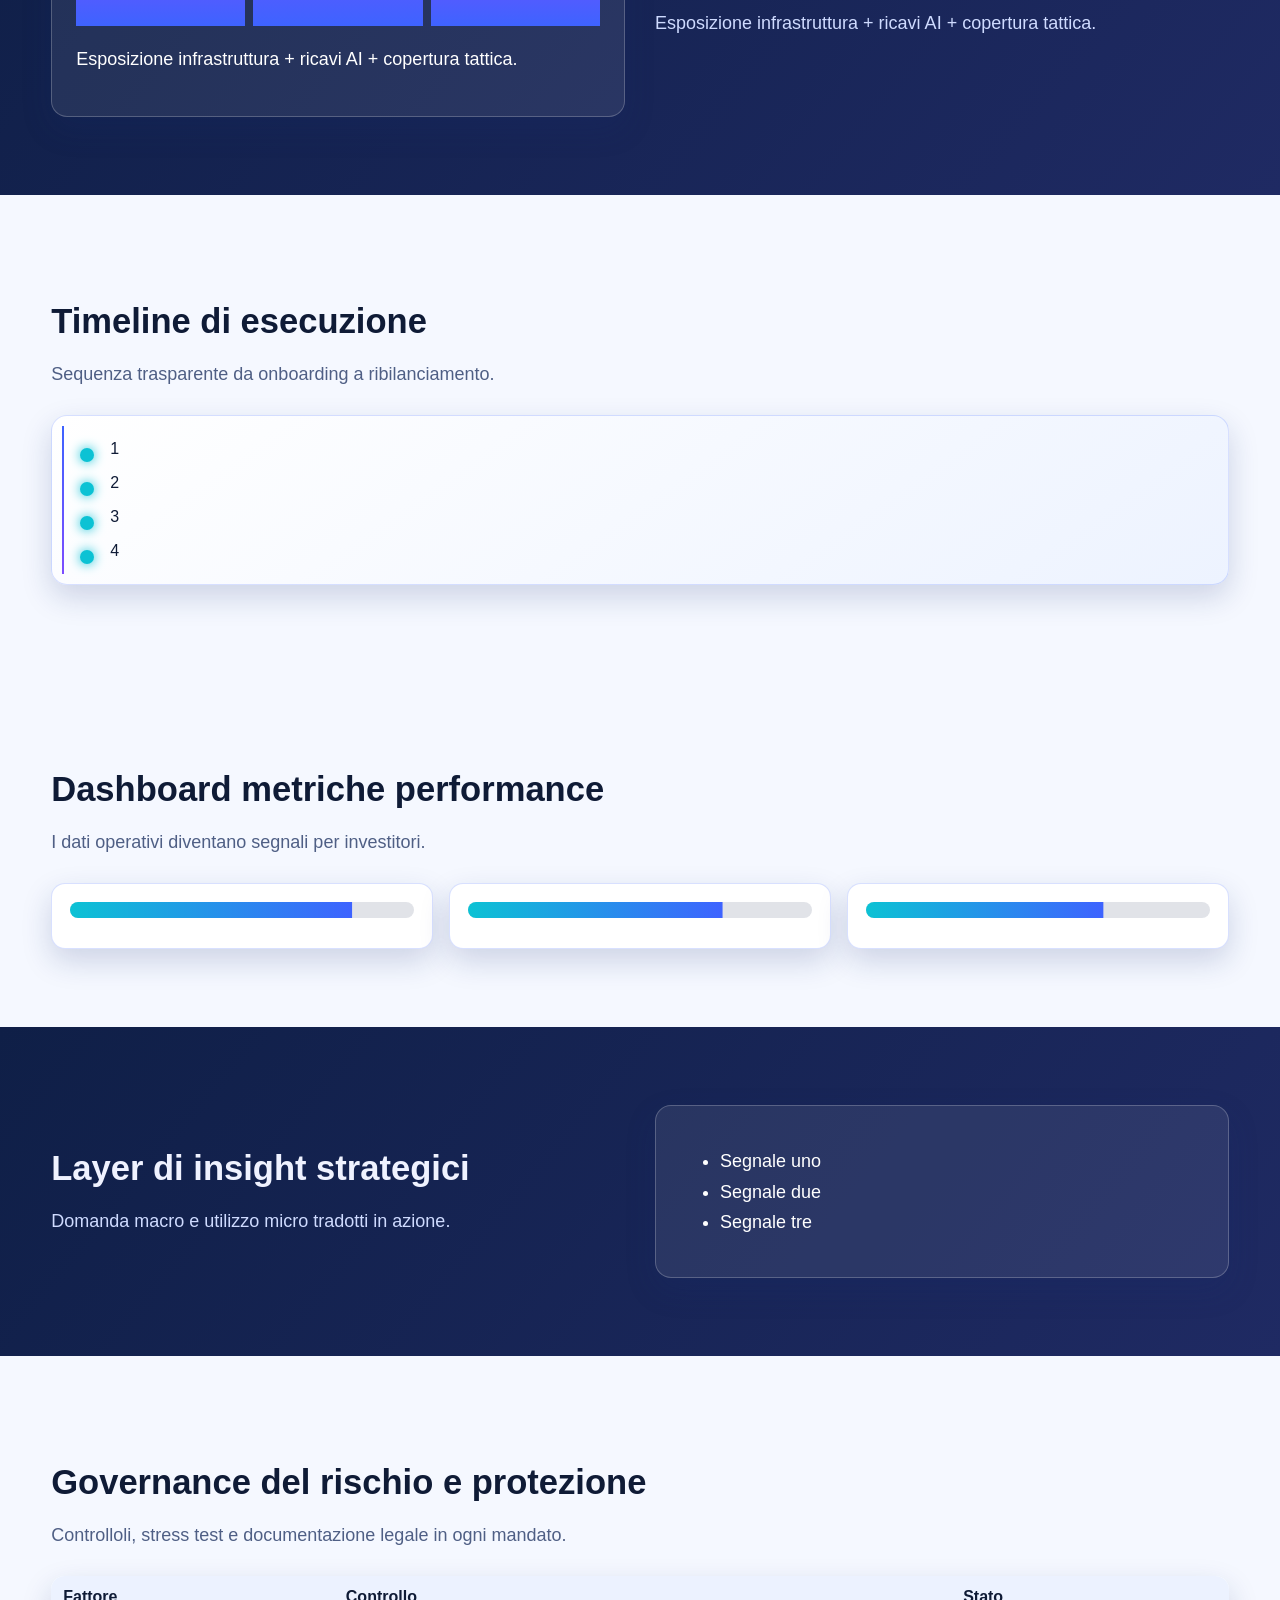
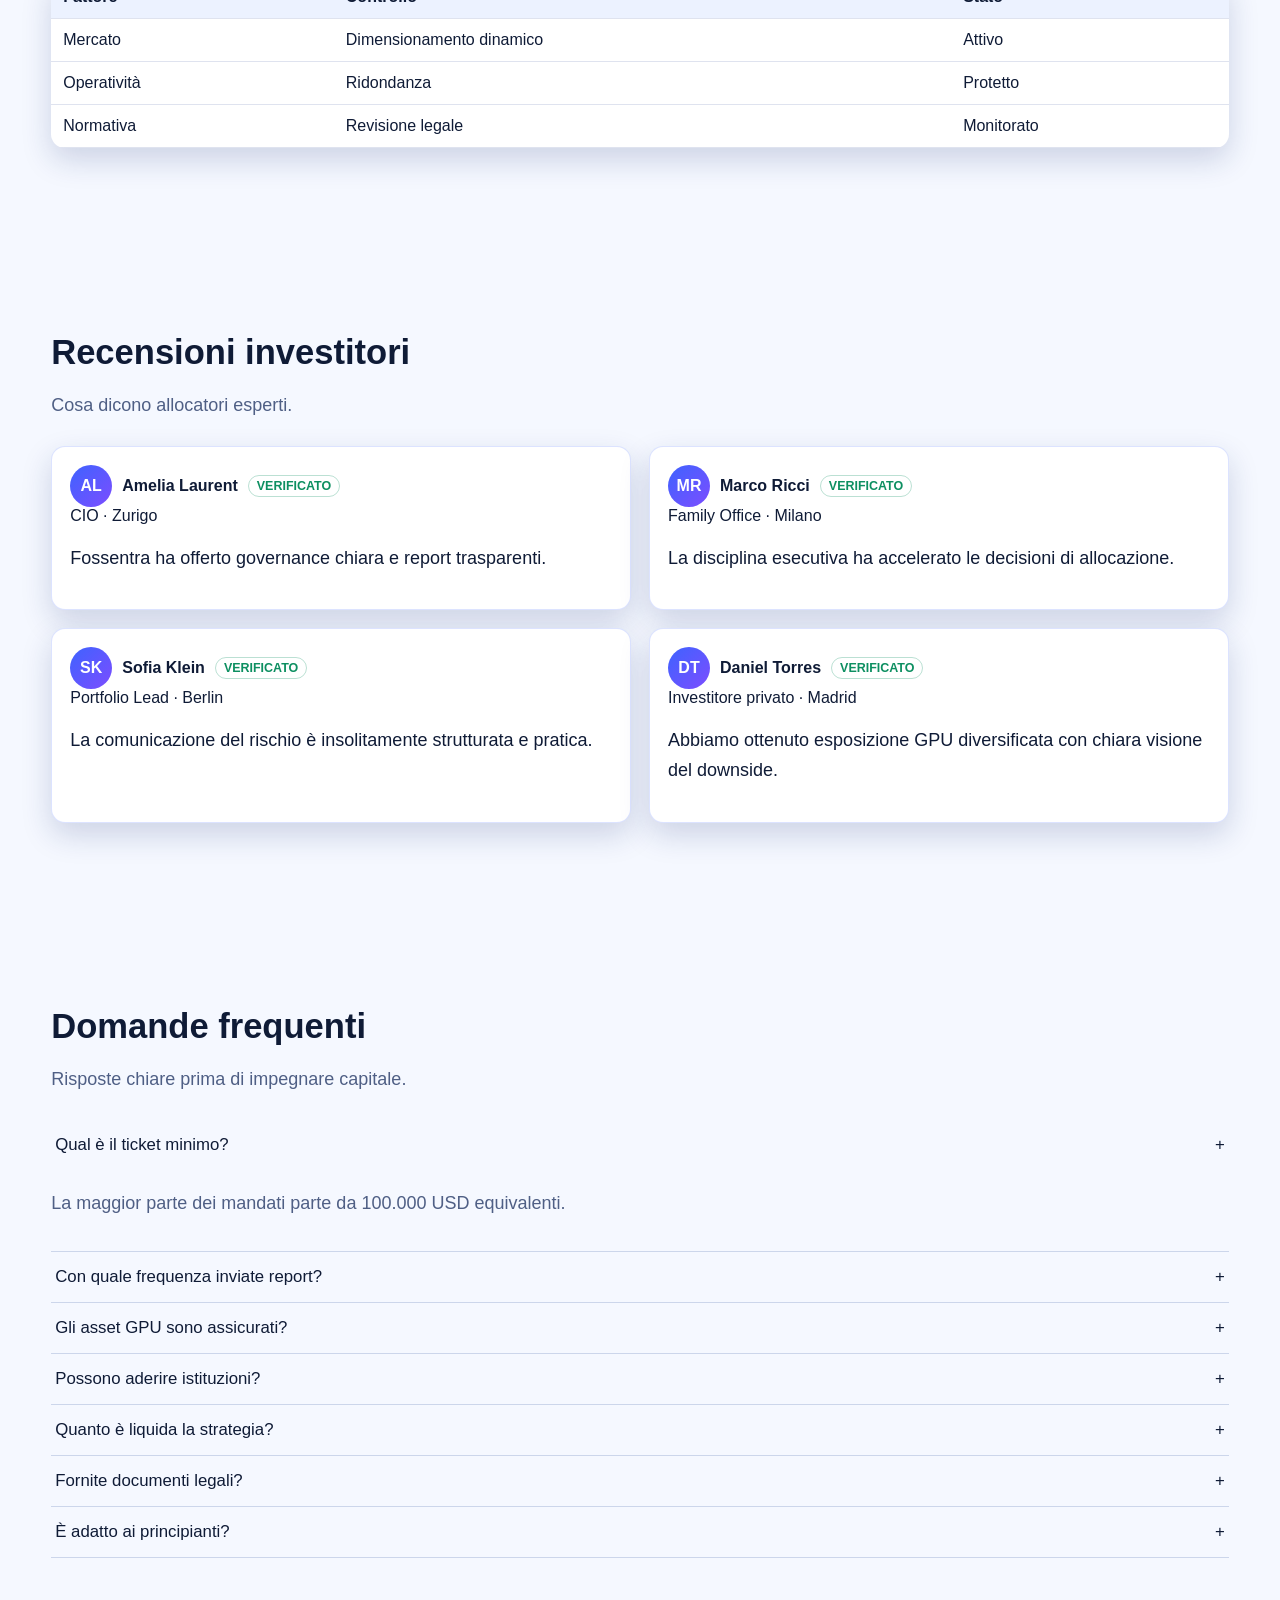
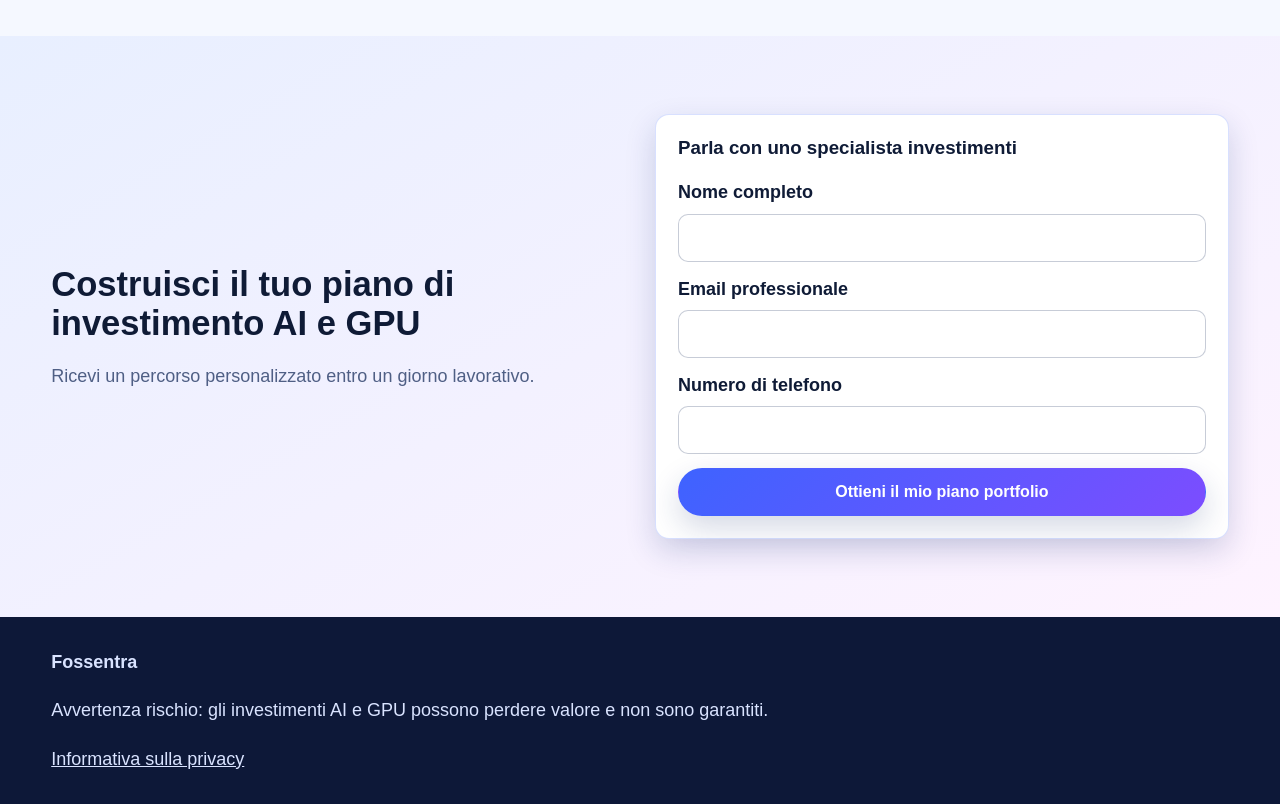
<file: it/index.html>
<!doctype html>
<html lang="it"><head><meta charset="utf-8"><meta name="viewport" content="width=device-width,initial-scale=1"><title>Fossentra | Investimenti AI e GPU per crescita istituzionale</title><meta name="description" content="Investimenti premium in AI e GPU con governance del rischio guidata dai dati."><link rel="canonical" href="https://fossentra.com/it/index.html">
<link rel="alternate" hreflang="en" href="https://fossentra.com/index.html"><link rel="alternate" hreflang="de" href="https://fossentra.com/de/index.html"><link rel="alternate" hreflang="fr" href="https://fossentra.com/fr/index.html"><link rel="alternate" hreflang="es" href="https://fossentra.com/es/index.html"><link rel="alternate" hreflang="it" href="https://fossentra.com/it/index.html"><link rel="alternate" hreflang="x-default" href="https://fossentra.com/index.html"><meta property="og:title" content="Fossentra | Investimenti AI e GPU per crescita istituzionale"><meta property="og:description" content="Investimenti premium in AI e GPU con governance del rischio guidata dai dati."><meta property="og:type" content="website"><meta property="og:url" content="https://fossentra.com/it/index.html"><meta name="twitter:card" content="summary_large_image"><meta name="twitter:title" content="Fossentra | Investimenti AI e GPU per crescita istituzionale"><meta name="twitter:description" content="Investimenti premium in AI e GPU con governance del rischio guidata dai dati."><link rel="stylesheet" href="../assets/style.css">
<script type="application/ld+json">{"@context":"https://schema.org","@type":"Organization","name":"Fossentra","url":"https://fossentra.com"}</script><script type="application/ld+json">{"@context":"https://schema.org","@type":"WebSite","name":"Fossentra","url":"https://fossentra.com"}</script><script type="application/ld+json">{"@context":"https://schema.org","@type":"FAQPage","mainEntity":[{"@type":"Question","name":"Qual è il ticket minimo?","acceptedAnswer":{"@type":"Answer","text":"La maggior parte dei mandati parte da 100.000 USD equivalenti."}},{"@type":"Question","name":"Con quale frequenza inviate report?","acceptedAnswer":{"@type":"Answer","text":"Report mensili e revisioni trimestrali."}},{"@type":"Question","name":"Gli asset GPU sono assicurati?","acceptedAnswer":{"@type":"Answer","text":"La copertura dipende da provider e giurisdizione."}},{"@type":"Question","name":"Possono aderire istituzioni?","acceptedAnswer":{"@type":"Answer","text":"Sì, con due diligence avanzata."}},{"@type":"Question","name":"Quanto è liquida la strategia?","acceptedAnswer":{"@type":"Answer","text":"Le finestre di liquidità sono definite prima della sottoscrizione."}},{"@type":"Question","name":"Fornite documenti legali?","acceptedAnswer":{"@type":"Answer","text":"Sì, pacchetto completo di mandato e disclosure."}},{"@type":"Question","name":"È adatto ai principianti?","acceptedAnswer":{"@type":"Answer","text":"Il programma è pensato per investitori informati."}}]}</script><script type="application/ld+json">{"@context":"https://schema.org","@graph":[{"@type":"Review","author":{"@type":"Person","name":"Amelia Laurent"},"reviewRating":{"@type":"Rating","ratingValue":"5"},"reviewBody":"Excellent governance"},{"@type":"Review","author":{"@type":"Person","name":"Marco Ricci"},"reviewRating":{"@type":"Rating","ratingValue":"5"},"reviewBody":"Strong execution"},{"@type":"Review","author":{"@type":"Person","name":"Sofia Klein"},"reviewRating":{"@type":"Rating","ratingValue":"5"},"reviewBody":"Clear risk data"},{"@type":"Review","author":{"@type":"Person","name":"Daniel Torres"},"reviewRating":{"@type":"Rating","ratingValue":"5"},"reviewBody":"Transparent strategy"}]}</script></head>
<body><div class="backdrop" data-backdrop></div><header class="site-header"><div class="container header-wrap"><a class="brand" href="../index.html">Fossentra</a><nav class="nav-center"><a href="#why-market">Mercato</a><a href="#model">Modello</a><a href="#process">Processo</a><a href="#metrics">Metriche</a><a href="#insights">Insights</a><a href="#risk">Rischio</a><a href="#reviews">Recensioni</a><a href="#faq">FAQ</a></nav><div class="right-zone"><details class="lang-menu"><summary class="lang-toggle">Italiano</summary><div class="lang-list"><a href="../index.html" >English</a><a href="../de/index.html" >Deutsch</a><a href="../fr/index.html" >Français</a><a href="../es/index.html" >Español</a><a href="../it/index.html" aria-current="page">Italiano</a></div></details><a class="btn" href="#final-cta">Richiedi call strategica</a><button class="mobile-toggle" data-drawer-open aria-label="Apri menu">☰</button></div></div></header>
<aside class="mobile-drawer" data-drawer><button class="btn" data-drawer-close>×</button><a href="#why-market">Mercato</a><a href="#model">Modello</a><a href="#process">Processo</a><a href="#metrics">Metriche</a><a href="#insights">Insights</a><a href="#risk">Rischio</a><a href="#reviews">Recensioni</a><a href="#faq">FAQ</a><details class="lang-menu"><summary class="lang-toggle">Italiano</summary><div class="lang-list"><a href="../index.html" >English</a><a href="../de/index.html" >Deutsch</a><a href="../fr/index.html" >Français</a><a href="../es/index.html" >Español</a><a href="../it/index.html" aria-current="page">Italiano</a></div></details><a class="btn" href="#final-cta">Richiedi call strategica</a></aside>
<main>
<section class="section hero"><div class="container hero-grid"><div><h1>Investimenti AI e GPU per capitale ad alta convinzione</h1><p>Fossentra struttura investimenti AI e GPU con infrastruttura verificata, obiettivi misurabili e controllo del rischio disciplinato.</p><div class="badges"><span class="badge">Diligenza istituzionale</span><span class="badge">Reportistica data-driven</span><span class="badge">Processo regolamentato</span></div></div><form class="lead-form"><h3>Parla con uno specialista investimenti</h3><label>Nome completo</label><input required><label>Email professionale</label><input required type="email"><label>Numero di telefono</label><input required type="tel"><button class="btn" type="submit">Ottieni il mio piano portfolio</button></form></div></section>
<section class="section kpi-strip"><div class="container"><h2>Fossentra KPI</h2><p class="section-intro">Panoramica investimenti AI e GPU.</p><div class="kpi-grid"><div class="kpi-card reveal"><strong>42%</strong><span>Target</span></div><div class="kpi-card reveal"><strong>$280M</strong><span>Assets</span></div><div class="kpi-card reveal"><strong>97.4%</strong><span>Uptime</span></div><div class="kpi-card reveal"><strong>24/7</strong><span>Monitoring</span></div></div></div></section>
<section id="why-market" class="section"><div class="container two-col"><div><h2>Perché il mercato AI compute accelera</h2><p class="section-intro">La domanda enterprise supera l’offerta nelle aree principali.</p></div><div class="visual-box reveal"><div class="bar"><span style="--w:.86"></span></div><div class="bar"><span style="--w:.72"></span></div><div class="bar"><span style="--w:.91"></span></div></div></div></section>
<section id="model" class="section dark"><div class="container two-col"><div class="visual-box reveal"><div class="columns"><span style="--h:95px"></span><span style="--h:120px"></span><span style="--h:88px"></span></div><p>Esposizione infrastruttura + ricavi AI + copertura tattica.</p></div><div><h2>Modello di allocazione Fossentra</h2><p class="section-intro">Esposizione infrastruttura + ricavi AI + copertura tattica.</p></div></div></section>
<section id="process" class="section"><div class="container"><h2>Timeline di esecuzione</h2><p class="section-intro">Sequenza trasparente da onboarding a ribilanciamento.</p><div class="timeline visual-box reveal"><div class="step">1</div><div class="step">2</div><div class="step">3</div><div class="step">4</div></div></div></section>
<section id="metrics" class="section"><div class="container"><h2>Dashboard metriche performance</h2><p class="section-intro">I dati operativi diventano segnali per investitori.</p><div class="metrics-grid"><div class="metric-panel reveal"><div class="bar"><span style="--w:.82"></span></div></div><div class="metric-panel reveal"><div class="bar"><span style="--w:.74"></span></div></div><div class="metric-panel reveal"><div class="bar"><span style="--w:.69"></span></div></div></div></div></section>
<section id="insights" class="section dark"><div class="container two-col"><div><h2>Layer di insight strategici</h2><p class="section-intro">Domanda macro e utilizzo micro tradotti in azione.</p></div><div class="visual-box reveal"><ul><li>Segnale uno</li><li>Segnale due</li><li>Segnale tre</li></ul></div></div></section>
<section id="risk" class="section"><div class="container"><h2>Governance del rischio e protezione</h2><p class="section-intro">Controlloli, stress test e documentazione legale in ogni mandato.</p><table class="risk-table reveal"><tr><th>Fattore</th><th>Controllo</th><th>Stato</th></tr><tr><td>Mercato</td><td>Dimensionamento dinamico</td><td>Attivo</td></tr><tr><td>Operatività</td><td>Ridondanza</td><td>Protetto</td></tr><tr><td>Normativa</td><td>Revisione legale</td><td>Monitorato</td></tr></table></div></section>
<section id="reviews" class="section"><div class="container"><h2>Recensioni investitori</h2><p class="section-intro">Cosa dicono allocatori esperti.</p><div class="reviews-grid"><article class="review reveal"><div class="review-head"><div class="avatar">AL</div><strong>Amelia Laurent</strong><span class="verified">VERIFICATO</span></div><div>CIO · Zurigo</div><p>Fossentra ha offerto governance chiara e report trasparenti.</p></article><article class="review reveal"><div class="review-head"><div class="avatar">MR</div><strong>Marco Ricci</strong><span class="verified">VERIFICATO</span></div><div>Family Office · Milano</div><p>La disciplina esecutiva ha accelerato le decisioni di allocazione.</p></article><article class="review reveal"><div class="review-head"><div class="avatar">SK</div><strong>Sofia Klein</strong><span class="verified">VERIFICATO</span></div><div>Portfolio Lead · Berlin</div><p>La comunicazione del rischio è insolitamente strutturata e pratica.</p></article><article class="review reveal"><div class="review-head"><div class="avatar">DT</div><strong>Daniel Torres</strong><span class="verified">VERIFICATO</span></div><div>Investitore privato · Madrid</div><p>Abbiamo ottenuto esposizione GPU diversificata con chiara visione del downside.</p></article></div></div></section>
<section id="faq" class="section"><div class="container"><h2>Domande frequenti</h2><p class="section-intro">Risposte chiare prima di impegnare capitale.</p><div class="faq-item active"><button class="faq-btn">Qual è il ticket minimo?<span>+</span></button><div class="faq-panel"><p>La maggior parte dei mandati parte da 100.000 USD equivalenti.</p></div></div><div class="faq-item"><button class="faq-btn">Con quale frequenza inviate report?<span>+</span></button><div class="faq-panel"><p>Report mensili e revisioni trimestrali.</p></div></div><div class="faq-item"><button class="faq-btn">Gli asset GPU sono assicurati?<span>+</span></button><div class="faq-panel"><p>La copertura dipende da provider e giurisdizione.</p></div></div><div class="faq-item"><button class="faq-btn">Possono aderire istituzioni?<span>+</span></button><div class="faq-panel"><p>Sì, con due diligence avanzata.</p></div></div><div class="faq-item"><button class="faq-btn">Quanto è liquida la strategia?<span>+</span></button><div class="faq-panel"><p>Le finestre di liquidità sono definite prima della sottoscrizione.</p></div></div><div class="faq-item"><button class="faq-btn">Fornite documenti legali?<span>+</span></button><div class="faq-panel"><p>Sì, pacchetto completo di mandato e disclosure.</p></div></div><div class="faq-item"><button class="faq-btn">È adatto ai principianti?<span>+</span></button><div class="faq-panel"><p>Il programma è pensato per investitori informati.</p></div></div></div></section>
<section id="final-cta" class="section cta-final"><div class="container two-col"><div><h2>Costruisci il tuo piano di investimento AI e GPU</h2><p class="section-intro">Ricevi un percorso personalizzato entro un giorno lavorativo.</p></div><form class="lead-form"><h3>Parla con uno specialista investimenti</h3><label>Nome completo</label><input required><label>Email professionale</label><input required type="email"><label>Numero di telefono</label><input required type="tel"><button class="btn" type="submit">Ottieni il mio piano portfolio</button></form></div></section>
</main><footer class="site-footer"><div class="container"><strong>Fossentra</strong><p>Avvertenza rischio: gli investimenti AI e GPU possono perdere valore e non sono garantiti.</p><a href="#" data-open-privacy>Informativa sulla privacy</a></div></footer>
<div class="modal-overlay" data-modal-overlay><div class="modal" data-modal><div class="modal-header"><h3>Informativa sulla privacy</h3><button class="icon-close" data-close-privacy aria-label="Chiudi">×</button></div><div class="modal-body"><h4>Introduzione</h4><p>Fossentra struttura investimenti AI e GPU con infrastruttura verificata, obiettivi misurabili e controllo del rischio disciplinato.</p><h4>Raccolta dati</h4><p>Nome, email professionale, numero di telefono, dati dispositivo e interazione.</p><h4>Base giuridica</h4><p>Consenso, interesse legittimo e obblighi di conformità.</p><h4>Cookie</h4><p>Solo cookie essenziali di analisi e preferenza.</p><h4>Periodo di conservazione</h4><p>Conservati solo per il tempo necessario a consulenza e compliance.</p><h4>Condivisione con terze parti</h4><p>Condivisi con provider regolamentati con tutele contrattuali.</p><h4>Sicurezza</h4><p>Cifratura, controlli accesso e monitoraggio continuo.</p><h4>Diritti utente</h4><p>Diritti di accesso, rettifica, cancellazione, portabilità e opposizione.</p><h4>Trasferimenti internazionali</h4><p>Gestiti tramite clausole contrattuali e standard locali.</p><h4>Disclosure rischio settore</h4><p>Avvertenza rischio: gli investimenti AI e GPU possono perdere valore e non sono garantiti.</p><h4>Contatto</h4><p>privacy@fossentra.com</p></div><div class="modal-footer"><button class="text-close" data-close-privacy>Chiudi</button></div></div></div>
<script defer src="../assets/app.js"></script></body></html>
</file>
<file: assets/style.css>
:root {
  --bg: #f5f8ff;
  --surface: #ffffff;
  --text: #0f1b36;
  --muted: #4f5f85;
  --primary: #3e63ff;
  --secondary: #0cc2d4;
  --accent: #7c4dff;
  --btn-height: 48px;
  --radius: 14px;
  --shadow: 0 12px 30px rgba(21, 45, 112, 0.18);
}
* { box-sizing: border-box; }
html, body { margin: 0; padding: 0; }
body {
  font-family: Inter, "Segoe UI", sans-serif;
  color: var(--text);
  background: var(--bg);
}
p, li, label, .faq-panel, footer, .modal-body {
  font-size: 18px;
  line-height: 1.68;
}
a { color: inherit; text-decoration: none; }
.container { width: min(1180px, 92%); margin: 0 auto; }
.section { padding: 78px 0; position: relative; overflow: hidden; }
.section h2 { font-size: clamp(1.7rem, 2.7vw, 2.6rem); margin-bottom: 10px; }
.section-intro { max-width: 760px; color: var(--muted); margin-bottom: 26px; }

.site-header {
  position: sticky;
  top: 0;
  z-index: 100;
  background: rgba(245,248,255,0.95);
  backdrop-filter: blur(8px);
  border-bottom: 1px solid rgba(62,99,255,0.15);
}
.header-wrap {
  display: flex;
  justify-content: space-between;
  align-items: center;
  flex-wrap: nowrap;
  gap: 22px;
  min-height: 84px;
  padding: 12px 8px;
}
.brand { font-weight: 800; font-size: 1.4rem; letter-spacing: 0.4px; }
.nav-center { display: flex; gap: 18px; align-items: center; min-width: 0; }
.nav-center a { display: inline-flex; white-space: nowrap; font-weight: 500; color: #1d2f55; }
.right-zone { display: flex; gap: 14px; align-items: center; flex: 0 0 auto; }
.btn, .lang-toggle {
  min-height: var(--btn-height);
  height: var(--btn-height);
  border-radius: 999px;
  padding: 0 20px;
  border: 1px solid transparent;
  font-size: 1rem;
  display: inline-flex;
  align-items: center;
  justify-content: center;
}
.btn { background: linear-gradient(135deg, var(--primary), var(--accent)); color: #fff; box-shadow: var(--shadow); font-weight: 700; }

.lang-menu { position: relative; }
.lang-toggle {
  background: #fff;
  border-color: rgba(62,99,255,0.35);
  color: #132755;
  cursor: pointer;
  font-weight: 700;
}
.lang-list {
  position: absolute;
  right: 0;
  top: 52px;
  background: #fff;
  border-radius: 12px;
  box-shadow: var(--shadow);
  border: 1px solid rgba(62,99,255,0.16);
  padding: 8px;
  min-width: 174px;
  display: none;
}
.lang-menu[open] .lang-list { display: grid; gap: 4px; }
.lang-list a { padding: 10px 12px; border-radius: 8px; }
.lang-list a[aria-current="page"] { background: rgba(62,99,255,0.12); font-weight: 700; }

.hero {
  background: radial-gradient(circle at 15% 20%, rgba(12,194,212,0.18), transparent 40%),
              radial-gradient(circle at 80% 10%, rgba(124,77,255,0.22), transparent 38%),
              linear-gradient(140deg, #eef4ff 0%, #f7fbff 50%, #edf0ff 100%);
}
.hero-grid { display: grid; grid-template-columns: 1.15fr 0.85fr; gap: 38px; align-items: center; }
.hero h1 { font-size: clamp(2rem, 4vw, 3.3rem); margin: 0 0 12px; }
.gradient-word { background: linear-gradient(90deg, #2552ff, #7c4dff); -webkit-background-clip: text; color: transparent; }
.badges { display: flex; flex-wrap: wrap; gap: 10px; margin-top: 16px; }
.badge { background: #fff; border: 1px solid rgba(62,99,255,0.2); border-radius: 999px; padding: 8px 14px; box-shadow: 0 8px 20px rgba(50,80,150,0.13); }

.lead-form {
  background: #fff;
  border: 1px solid rgba(62,99,255,0.2);
  border-radius: var(--radius);
  padding: 22px;
  box-shadow: var(--shadow);
}
.lead-form h3 { margin-top: 0; }
.lead-form label { display: block; margin: 12px 0 6px; font-weight: 600; }
.lead-form input {
  width: 100%;
  border: 1px solid rgba(22,45,90,0.24);
  border-radius: 10px;
  min-height: var(--btn-height);
  padding: 10px 12px;
}
.lead-form button { width: 100%; margin-top: 14px; }

.kpi-strip { background: #101f49; color: #fff; }
.kpi-grid { display: grid; grid-template-columns: repeat(4,1fr); gap: 16px; }
.kpi-card { background: linear-gradient(180deg, rgba(255,255,255,0.14), rgba(255,255,255,0.04)); border: 1px solid rgba(255,255,255,0.25); padding: 18px; border-radius: 12px; box-shadow: inset 0 0 22px rgba(141,165,255,0.2); }
.kpi-card strong { font-size: 1.85rem; display:block; }

.two-col { display: grid; grid-template-columns: 1fr 1fr; gap: 30px; align-items: center; }
.visual-box {
  border-radius: 16px;
  padding: 24px;
  background: linear-gradient(145deg,#ffffff,#edf3ff);
  border: 1px solid rgba(62,99,255,0.2);
  box-shadow: var(--shadow);
}
.bar { height: 16px; background: rgba(13,27,66,0.12); border-radius: 999px; overflow: hidden; margin-bottom: 12px; }
.bar span { display:block; height:100%; background: linear-gradient(90deg, var(--secondary), var(--primary)); transform-origin:left; transform: scaleX(.1); transition: transform 1s ease; }
.section.in-view .bar span { transform: scaleX(var(--w)); }

.timeline { position: relative; display: grid; gap: 16px; }
.timeline::before { content:""; position:absolute; left: 10px; top:10px; bottom:10px; width:2px; background: linear-gradient(var(--primary),var(--accent)); }
.step { padding-left: 34px; position: relative; }
.step::before { content:""; width: 14px; height:14px; border-radius:50%; background: var(--secondary); position:absolute; left:4px; top:8px; box-shadow:0 0 12px var(--secondary); }

.metrics-grid { display:grid; grid-template-columns: repeat(3,1fr); gap: 16px; }
.metric-panel { background:#fff; border-radius:14px; border:1px solid rgba(62,99,255,.2); padding:18px; box-shadow: var(--shadow); }
.columns { display:flex; align-items:flex-end; gap:8px; height:120px; margin-top:12px; }
.columns span { flex:1; border-radius:8px 8px 0 0; background: linear-gradient(180deg,var(--accent),var(--primary)); height: var(--h); }

.dark { background: linear-gradient(130deg,#0f1f47,#1f2a63); color:#eff2ff; }
.dark .section-intro { color:#cfdbff; }
.dark .visual-box, .dark .metric-panel { background: rgba(255,255,255,0.08); color:#fff; border-color: rgba(255,255,255,0.22); }

.risk-table { width:100%; border-collapse: collapse; background:#fff; border-radius:14px; overflow:hidden; box-shadow: var(--shadow); }
.risk-table th, .risk-table td { padding:12px; border-bottom:1px solid rgba(40,70,145,0.15); text-align:left; }
.risk-table th { background:#ecf2ff; }

.reviews-grid { display:grid; grid-template-columns: repeat(2,1fr); gap:18px; }
.review { background:#fff; border:1px solid rgba(62,99,255,0.18); border-radius:14px; padding:18px; box-shadow: var(--shadow); }
.review-head { display:flex; align-items:center; gap:10px; flex-wrap:wrap; }
.avatar { width:42px; height:42px; border-radius:50%; background:linear-gradient(135deg,var(--primary),var(--accent)); color:#fff; display:flex; align-items:center; justify-content:center; font-weight:800; }
.verified { font-size:.78rem; font-weight:700; color:#0d8f61; border:1px solid rgba(13,143,97,.28); border-radius:999px; padding:3px 8px; }

.faq-item { border-bottom:1px solid rgba(44,76,155,.2); }
.faq-btn {
  width:100%; text-align:left; border:none; background:none; padding:15px 4px;
  font-size:1.05rem; color:inherit; display:flex; justify-content:space-between; align-items:center; cursor:pointer;
}
.faq-btn:focus-visible { outline: none; box-shadow: 0 0 0 3px rgba(62,99,255,0.28); border-radius: 8px; }
.faq-panel { max-height:0; overflow:hidden; transition:max-height .35s ease; color:var(--muted); }
.faq-item.active .faq-panel { max-height:220px; padding-bottom:14px; }

.cta-final { background: linear-gradient(150deg,#e8efff,#fef3ff); }
.site-footer { background:#0d1838; color:#d9e3ff; padding:30px 0; }
.site-footer a { text-decoration: underline; }

.modal-overlay {
  position: fixed; inset:0; background:rgba(6,16,38,.62); display:none; align-items:center; justify-content:center; z-index:300;
}
.modal-overlay.open { display:flex; }
.modal {
  width:min(760px,92%); max-height:86vh; background:#fff; border-radius:14px; box-shadow:var(--shadow); display:flex; flex-direction:column;
}
.modal-header, .modal-footer { padding:14px 18px; border-bottom:1px solid rgba(40,70,145,.15); }
.modal-footer { border-top:1px solid rgba(40,70,145,.15); border-bottom:none; }
.icon-close { margin-left:auto; border:none; background:none; font-size:1.4rem; cursor:pointer; }
.modal-body { padding:8px 18px 18px; overflow:auto; }
.text-close { border:1px solid rgba(62,99,255,.4); background:#fff; border-radius:10px; min-height:var(--btn-height); padding:0 18px; }

.mobile-toggle { display:none; min-height:var(--btn-height); min-width:var(--btn-height); border-radius:10px; border:1px solid rgba(62,99,255,.35); background:#fff; font-size:1.4rem; }
.mobile-drawer {
  position: fixed; top:0; right:-100%; width:min(360px,85%); height:100%; background:#fff; box-shadow:-10px 0 28px rgba(10,20,40,.28); z-index:250; transition:right .3s ease;
  padding:22px; display:flex; flex-direction:column; gap:14px;
}
.mobile-drawer.open { right:0; }
.backdrop { position:fixed; inset:0; background:rgba(10,20,40,.5); z-index:240; display:none; }
.backdrop.open { display:block; }
.no-scroll { overflow:hidden; }

.reveal { opacity:0; transform: translateY(20px); transition: opacity .6s ease, transform .6s ease; }
.section.in-view .reveal { opacity:1; transform: translateY(0); }

@media (max-width: 900px) {
  .nav-center, .right-zone .lang-menu, .right-zone .btn { display:none; }
  .mobile-toggle { display:inline-flex; align-items:center; justify-content:center; }
  .hero-grid, .two-col, .metrics-grid, .reviews-grid, .kpi-grid { grid-template-columns:1fr; }
  .header-wrap { min-height: 74px; }
}
</file>
